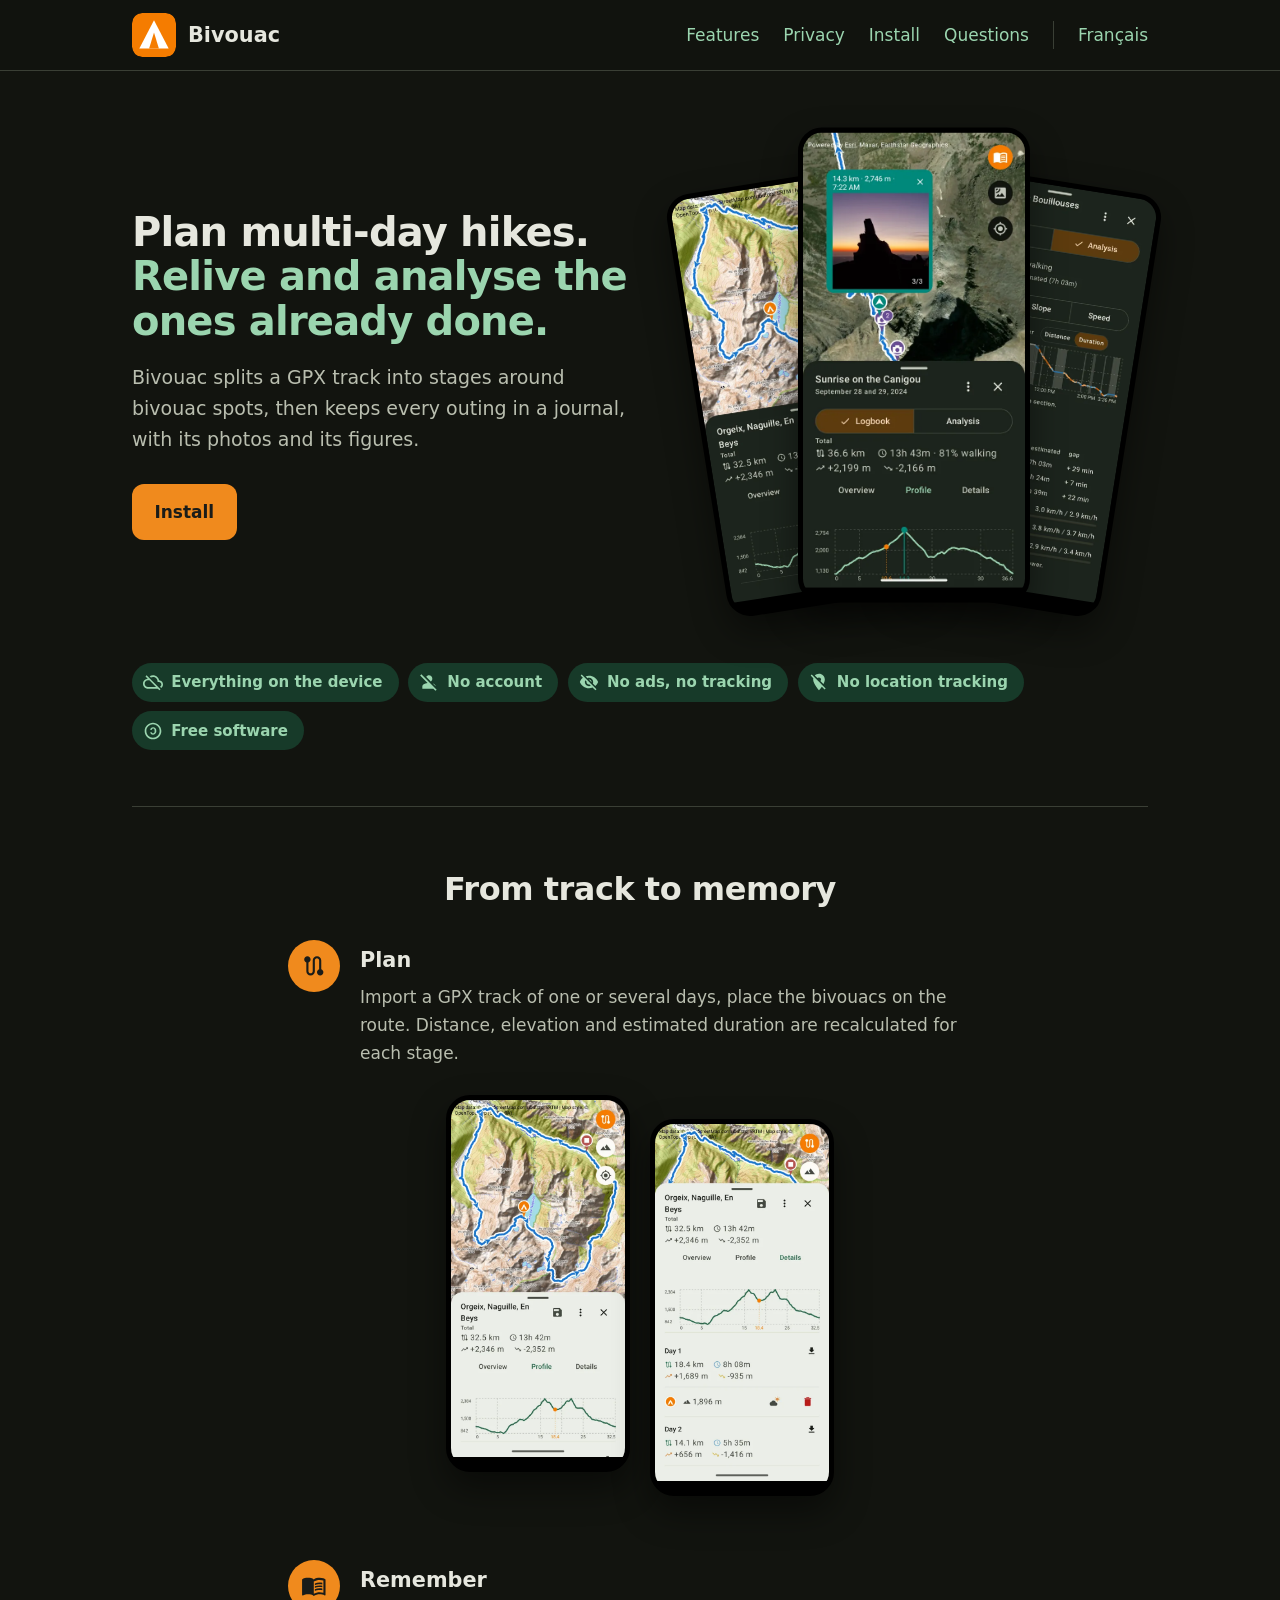
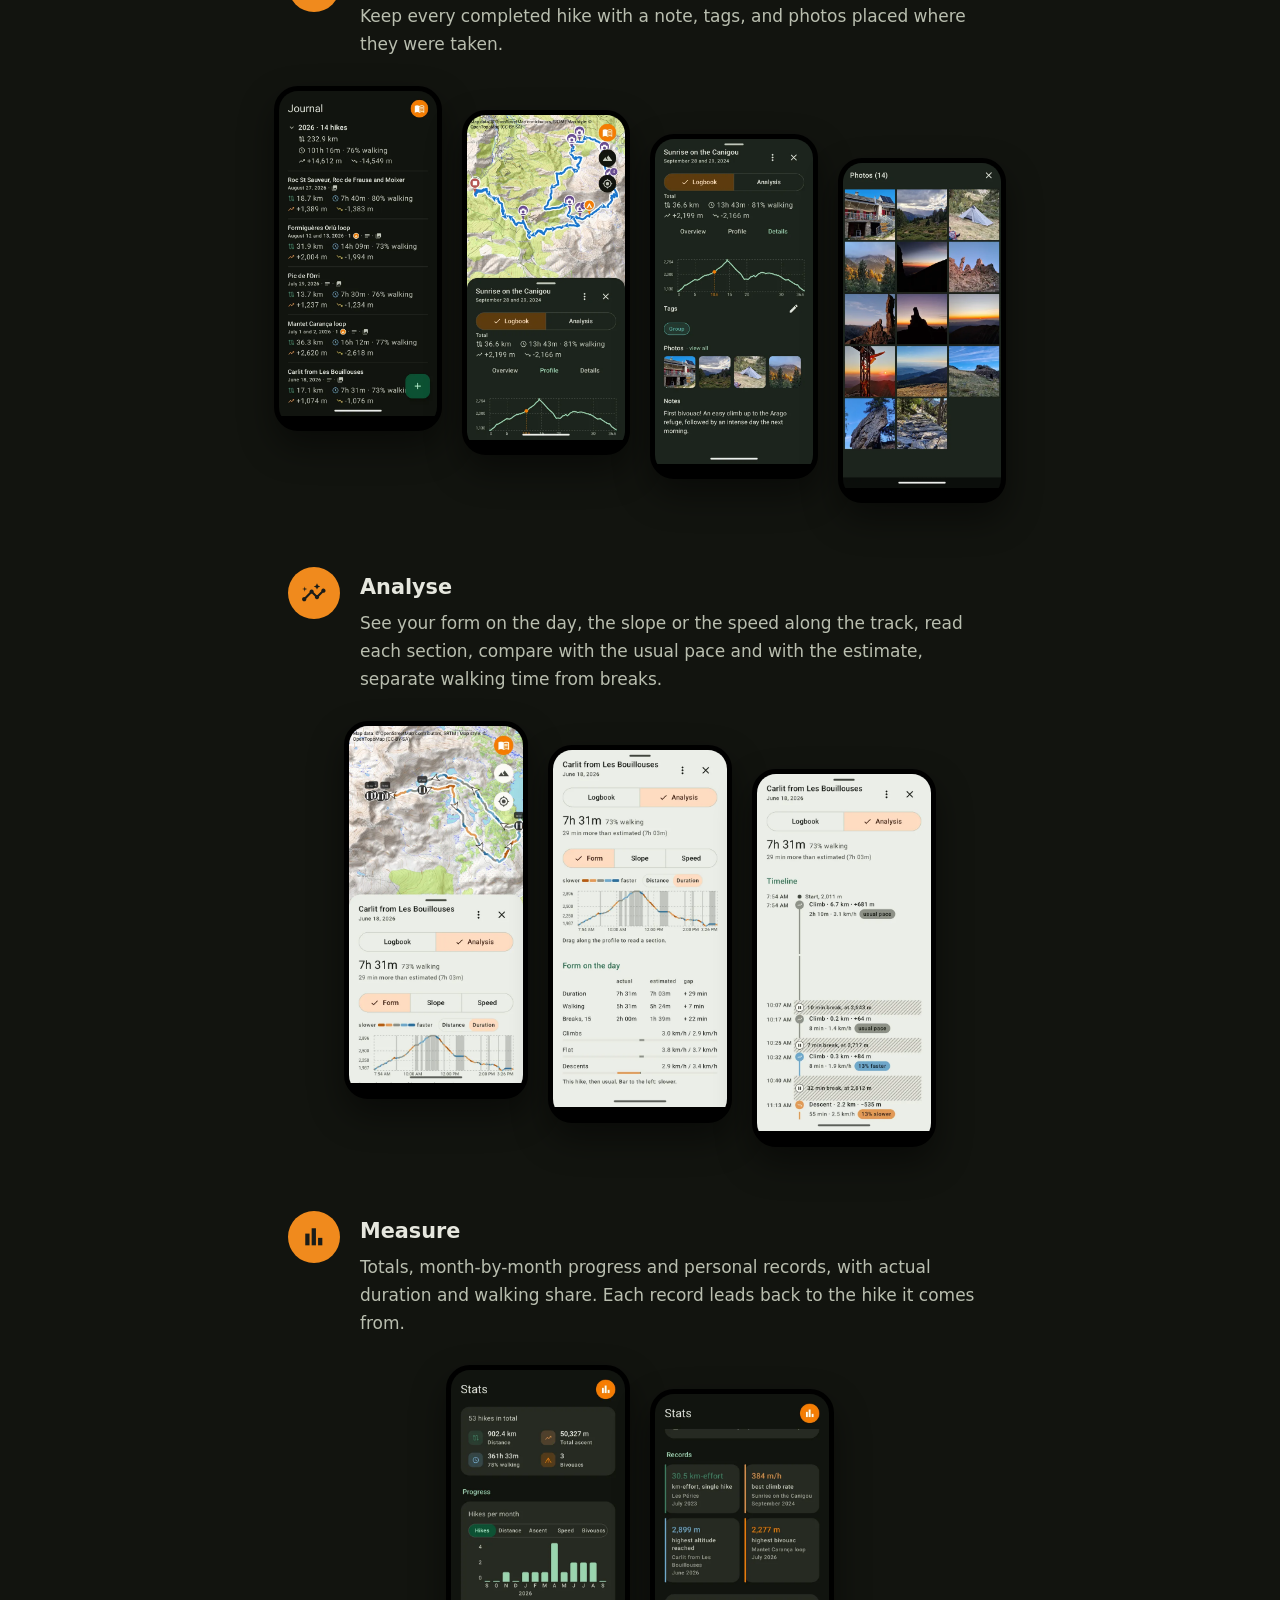
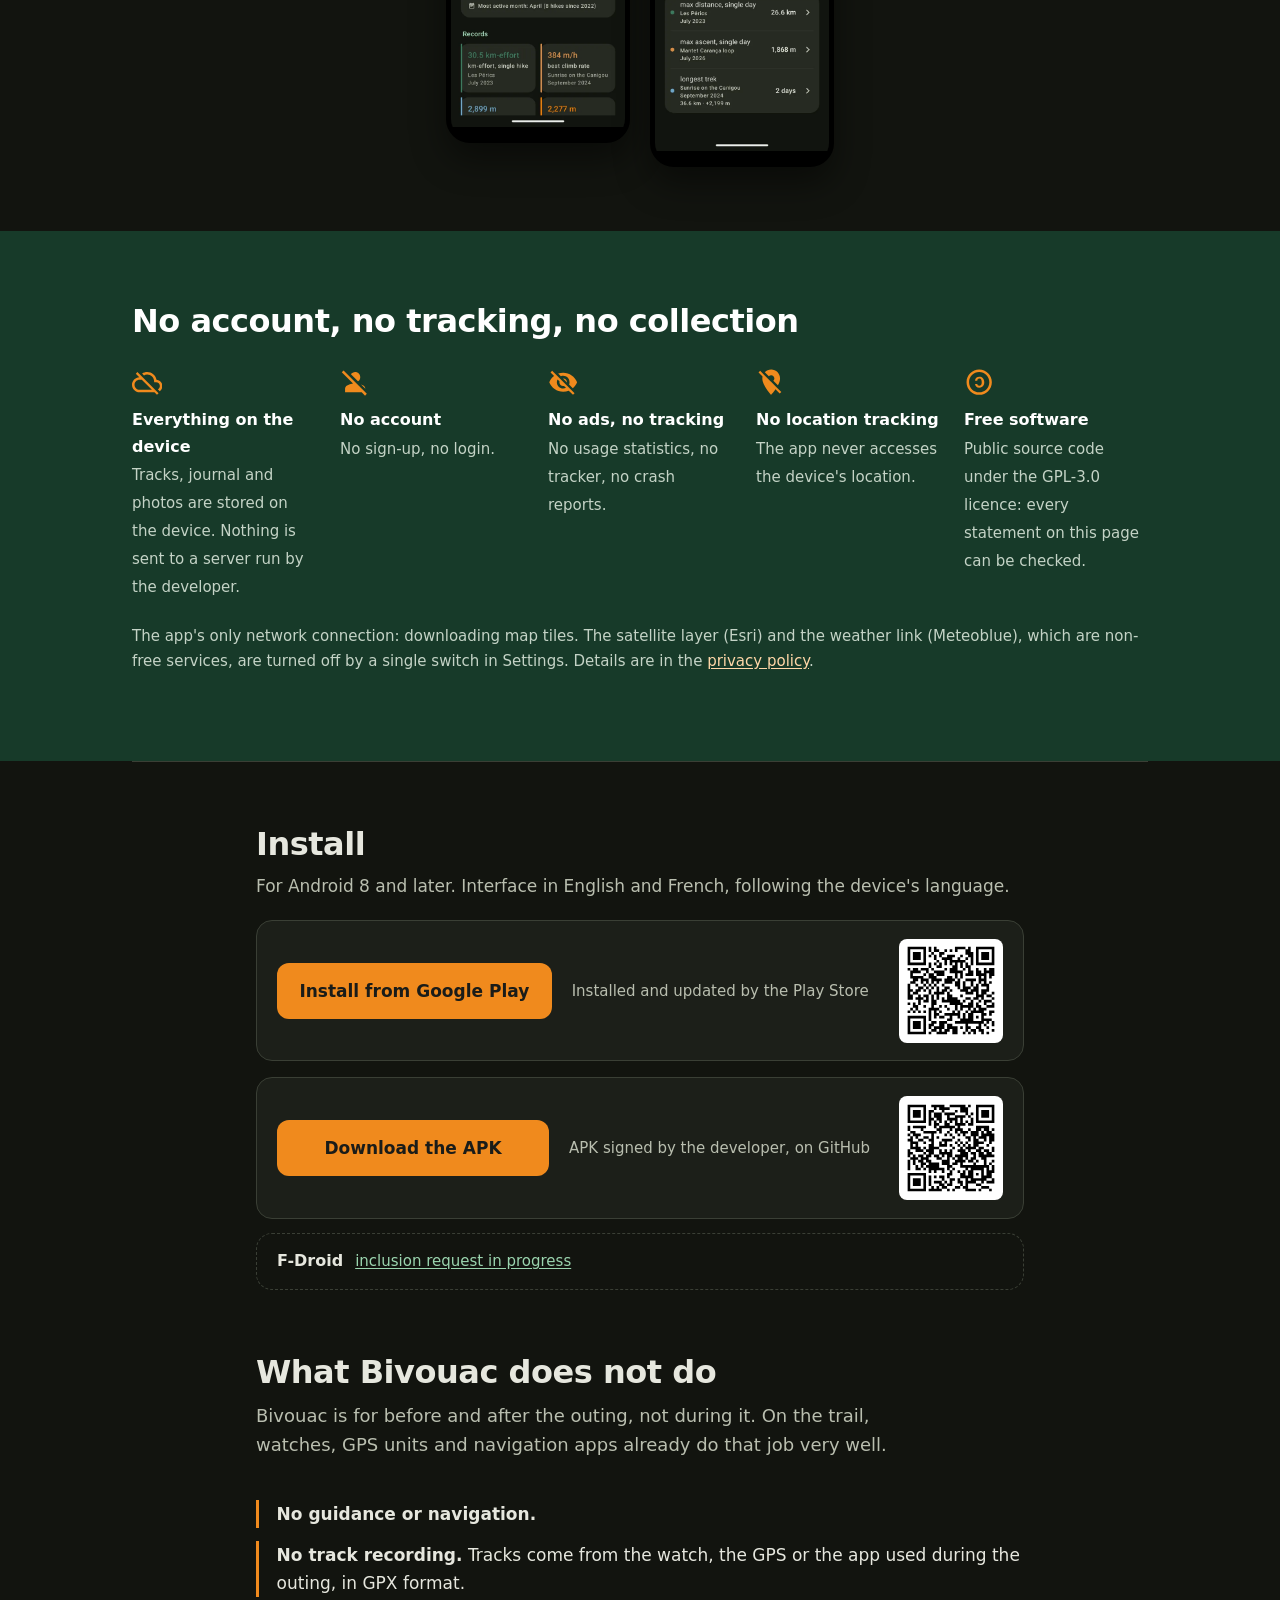
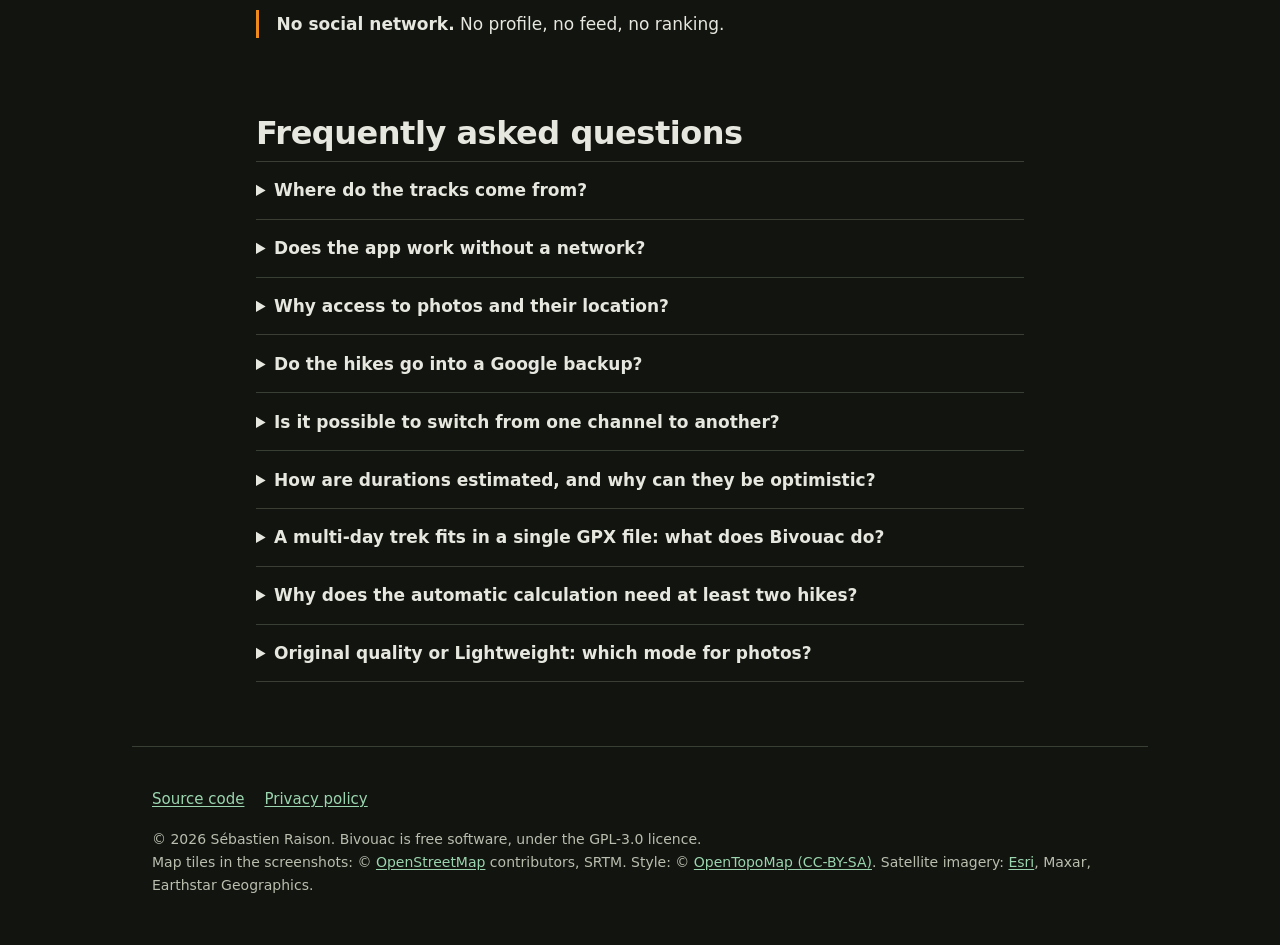
<file: index.html>
<!doctype html>
<html lang="en">
<head>
<meta charset="utf-8">
<meta name="viewport" content="width=device-width, initial-scale=1">
<title>Bivouac: plan multi-day hikes</title>
<meta name="description" content="Bivouac, a free Android app: plan multi-day hikes around bivouac spots, then relive and analyse the ones already done. No account, everything stays on the device.">
<link rel="canonical" href="https://bivouac.rseb.net/">
<link rel="alternate" hreflang="en" href="https://bivouac.rseb.net/">
<link rel="alternate" hreflang="fr" href="https://bivouac.rseb.net/fr/">
<link rel="alternate" hreflang="x-default" href="https://bivouac.rseb.net/">
<link rel="icon" href="img/logo.svg" type="image/svg+xml">
<link rel="stylesheet" href="style.css">
</head>
<body>
<header class="haut"><div class="col">
  <a class="marque" href="./"><img src="img/logo.svg" alt="" width="44" height="44">Bivouac</a>
  <a class="ancre" href="#fonctions">Features</a>
  <a class="ancre" href="#vie-privee">Privacy</a>
  <a class="ancre" href="#installer">Install</a>
  <a class="ancre" href="#ne-fait-pas">Questions</a>
  <a class="langue" href="fr/" lang="fr" hreflang="fr">Français</a>
</div></header>
<div class="col">
<div class="heros">
  <div>
    <h1>Plan multi-day hikes. <em>Relive and analyse the ones already done.</em></h1>
    <p class="sous">Bivouac splits a GPX track into stages around bivouac spots, then keeps every outing in a journal, with its photos and its figures.</p>
    <a class="bouton" href="#installer">Install</a>
  </div>
  <div class="eventail" aria-hidden="true"><span class="tel2 g"><img src="img/captures/en/540/F1s.webp" alt="Planning: a two-day track on the map, the bivouac and the profile" width="540" height="1108" loading="lazy"></span><span class="tel2 d"><img src="img/captures/en/540/B2.webp" alt="Analysis: the form on the day, actual against estimated, and the coloured profile" width="540" height="1108" loading="lazy"></span><span class="tel2 c"><img src="img/captures/en/540/K2.webp" alt="Journal: a sunrise photo opened at the summit, on satellite imagery, with the profile" width="540" height="1108" loading="lazy"></span></div>
</div>
<ul class="ruban"><li><svg class="ico" viewBox="0 0 24 24" fill="currentColor" aria-hidden="true"><path d="M19.35 10.04C18.67 6.59 15.64 4 12 4c-1.48 0-2.85.43-4.01 1.17l1.46 1.46C10.21 6.23 11.08 6 12 6c3.04 0 5.5 2.46 5.5 5.5v.5H19c1.66 0 3 1.34 3 3 0 1.13-.64 2.11-1.56 2.62l1.45 1.45C23.16 18.16 24 16.68 24 15c0-2.64-2.05-4.78-4.65-4.96zM3 5.27l2.75 2.74C2.56 8.15 0 10.77 0 14c0 3.31 2.69 6 6 6h11.73l2 2L21 20.73 4.27 4 3 5.27zM7.73 10l8 8H6c-2.21 0-4-1.79-4-4s1.79-4 4-4h1.73z"/></svg>Everything on the device</li><li><svg class="ico" viewBox="0 0 24 24" fill="currentColor" aria-hidden="true"><path d="M8.65,5.82C9.36,4.72,10.6,4,12,4c2.21,0,4,1.79,4,4c0,1.4-0.72,2.64-1.82,3.35L8.65,5.82z M20,17.17 c-0.02-1.1-0.63-2.11-1.61-2.62c-0.54-0.28-1.13-0.54-1.77-0.76L20,17.17z M21.19,21.19L2.81,2.81L1.39,4.22l8.89,8.89 c-1.81,0.23-3.39,0.79-4.67,1.45C4.61,15.07,4,16.1,4,17.22V20h13.17l2.61,2.61L21.19,21.19z"/></svg>No account</li><li><svg class="ico" viewBox="0 0 24 24" fill="currentColor" aria-hidden="true"><path d="M12 7c2.76 0 5 2.24 5 5 0 .65-.13 1.26-.36 1.83l2.92 2.92c1.51-1.26 2.7-2.89 3.43-4.75-1.73-4.39-6-7.5-11-7.5-1.4 0-2.74.25-3.98.7l2.16 2.16C10.74 7.13 11.35 7 12 7zM2 4.27l2.28 2.28.46.46C3.08 8.3 1.78 10.02 1 12c1.73 4.39 6 7.5 11 7.5 1.55 0 3.03-.3 4.38-.84l.42.42L19.73 22 21 20.73 3.27 3 2 4.27zM7.53 9.8l1.55 1.55c-.05.21-.08.43-.08.65 0 1.66 1.34 3 3 3 .22 0 .44-.03.65-.08l1.55 1.55c-.67.33-1.41.53-2.2.53-2.76 0-5-2.24-5-5 0-.79.2-1.53.53-2.2zm4.31-.78l3.15 3.15.02-.16c0-1.66-1.34-3-3-3l-.17.01z"/></svg>No ads, no tracking</li><li><svg class="ico" viewBox="0 0 24 24" fill="currentColor" aria-hidden="true"><path d="M12 6.5c1.38 0 2.5 1.12 2.5 2.5 0 .74-.33 1.39-.83 1.85l3.63 3.63c.98-1.86 1.7-3.8 1.7-5.48 0-3.87-3.13-7-7-7-1.98 0-3.76.83-5.04 2.15l3.19 3.19c.46-.52 1.11-.84 1.85-.84zm4.37 9.6l-4.63-4.63-.11-.11L3.27 3 2 4.27l3.18 3.18C5.07 7.95 5 8.47 5 9c0 5.25 7 13 7 13s1.67-1.85 3.38-4.35L18.73 21 20 19.73l-3.63-3.63z"/></svg>No location tracking</li><li><svg class="ico" viewBox="0 0 24 24" fill="currentColor" aria-hidden="true"><g transform="matrix(-1 0 0 1 24 0)"><path d="M11.88,9.14c1.28,0.06,1.61,1.15,1.63,1.66h1.79c-0.08-1.98-1.49-3.19-3.45-3.19C9.64,7.61,8,9,8,12.14 c0,1.94,0.93,4.24,3.84,4.24c2.22,0,3.41-1.65,3.44-2.95h-1.79c-0.03,0.59-0.45,1.38-1.63,1.44C10.55,14.83,10,13.81,10,12.14 C10,9.25,11.28,9.16,11.88,9.14z M12,2C6.48,2,2,6.48,2,12s4.48,10,10,10s10-4.48,10-10S17.52,2,12,2z M12,20c-4.41,0-8-3.59-8-8 s3.59-8,8-8s8,3.59,8,8S16.41,20,12,20z"/></g></svg>Free software</li></ul>
<section id="fonctions">
  <h2 class="centre" style="text-align:center">From track to memory</h2>
  <ol class="fonctions2"><li><div class="texte"><span class="pastille"><svg class="ico" viewBox="0 0 24 24" fill="currentColor" aria-hidden="true"><path d="M19,15.18V7c0-2.21-1.79-4-4-4s-4,1.79-4,4v10c0,1.1-0.9,2-2,2s-2-0.9-2-2V8.82C8.16,8.4,9,7.3,9,6c0-1.66-1.34-3-3-3 S3,4.34,3,6c0,1.3,0.84,2.4,2,2.82V17c0,2.21,1.79,4,4,4s4-1.79,4-4V7c0-1.1,0.9-2,2-2s2,0.9,2,2v8.18c-1.16,0.41-2,1.51-2,2.82 c0,1.66,1.34,3,3,3s3-1.34,3-3C21,16.7,20.16,15.6,19,15.18z"/></svg></span><div><strong>Plan</strong><p>Import a GPX track of one or several days, place the bivouacs on the route. Distance, elevation and estimated duration are recalculated for each stage.</p></div></div><div class="escalier n2"><a class="agrandir" href="#z-F1" aria-label="Enlarge: Planning: a two-day track on the map, the bivouac and the profile"><span class="tel2 "><img src="img/captures/en/540/F1.webp" alt="Planning: a two-day track on the map, the bivouac and the profile" width="540" height="1108" loading="lazy"></span></a><a class="agrandir" href="#z-F2" aria-label="Enlarge: Planning: the stages day by day, the bivouac, the weather and GPX export"><span class="tel2 "><img src="img/captures/en/540/F2.webp" alt="Planning: the stages day by day, the bivouac, the weather and GPX export" width="540" height="1108" loading="lazy"></span></a></div></li><li><div class="texte"><span class="pastille"><svg class="ico" viewBox="0 0 24 24" fill="currentColor" aria-hidden="true"><path d="M21,5c-1.11-0.35-2.33-0.5-3.5-0.5c-1.95,0-4.05,0.4-5.5,1.5c-1.45-1.1-3.55-1.5-5.5-1.5S2.45,4.9,1,6v14.65 c0,0.25,0.25,0.5,0.5,0.5c0.1,0,0.15-0.05,0.25-0.05C3.1,20.45,5.05,20,6.5,20c1.95,0,4.05,0.4,5.5,1.5c1.35-0.85,3.8-1.5,5.5-1.5 c1.65,0,3.35,0.3,4.75,1.05c0.1,0.05,0.15,0.05,0.25,0.05c0.25,0,0.5-0.25,0.5-0.5V6C22.4,5.55,21.75,5.25,21,5z M21,18.5 c-1.1-0.35-2.3-0.5-3.5-0.5c-1.7,0-4.15,0.65-5.5,1.5V8c1.35-0.85,3.8-1.5,5.5-1.5c1.2,0,2.4,0.15,3.5,0.5V18.5z"/><path d="M17.5,10.5c0.88,0,1.73,0.09,2.5,0.26V9.24C19.21,9.09,18.36,9,17.5,9c-1.7,0-3.24,0.29-4.5,0.83v1.66 C14.13,10.85,15.7,10.5,17.5,10.5z"/><path d="M13,12.49v1.66c1.13-0.64,2.7-0.99,4.5-0.99c0.88,0,1.73,0.09,2.5,0.26V11.9c-0.79-0.15-1.64-0.24-2.5-0.24 C15.8,11.66,14.26,11.96,13,12.49z"/><path d="M17.5,14.33c-1.7,0-3.24,0.29-4.5,0.83v1.66c1.13-0.64,2.7-0.99,4.5-0.99c0.88,0,1.73,0.09,2.5,0.26v-1.52 C19.21,14.41,18.36,14.33,17.5,14.33z"/></svg></span><div><strong>Remember</strong><p>Keep every completed hike with a note, tags, and photos placed where they were taken.</p></div></div><div class="escalier n4"><a class="agrandir" href="#z-I3" aria-label="Enlarge: Journal: the list of hikes of 2026, with bivouacs, notes and photos flagged"><span class="tel2 "><img src="img/captures/en/540/I3.webp" alt="Journal: the list of hikes of 2026, with bivouacs, notes and photos flagged" width="540" height="1108" loading="lazy"></span></a><a class="agrandir" href="#z-E1" aria-label="Enlarge: Journal: a first bivouac on the map, with the photos placed on the track"><span class="tel2 "><img src="img/captures/en/540/E1.webp" alt="Journal: a first bivouac on the map, with the photos placed on the track" width="540" height="1108" loading="lazy"></span></a><a class="agrandir" href="#z-E3" aria-label="Enlarge: Journal: tags, photos and note of an outing"><span class="tel2 "><img src="img/captures/en/540/E3.webp" alt="Journal: tags, photos and note of an outing" width="540" height="1108" loading="lazy"></span></a><a class="agrandir" href="#z-E4" aria-label="Enlarge: Journal: the gallery of the fourteen photos of an outing"><span class="tel2 "><img src="img/captures/en/540/E4.webp" alt="Journal: the gallery of the fourteen photos of an outing" width="540" height="1108" loading="lazy"></span></a></div></li><li><div class="texte"><span class="pastille"><svg class="ico" viewBox="0 0 24 24" fill="currentColor" aria-hidden="true"><path d="M21,8c-1.45,0-2.26,1.44-1.93,2.51l-3.55,3.56c-0.3-0.09-0.74-0.09-1.04,0l-2.55-2.55C12.27,10.45,11.46,9,10,9 c-1.45,0-2.27,1.44-1.93,2.52l-4.56,4.55C2.44,15.74,1,16.55,1,18c0,1.1,0.9,2,2,2c1.45,0,2.26-1.44,1.93-2.51l4.55-4.56 c0.3,0.09,0.74,0.09,1.04,0l2.55,2.55C12.73,16.55,13.54,18,15,18c1.45,0,2.27-1.44,1.93-2.52l3.56-3.55 C21.56,12.26,23,11.45,23,10C23,8.9,22.1,8,21,8z"/><polygon points="15,9 15.94,6.93 18,6 15.94,5.07 15,3 14.08,5.07 12,6 14.08,6.93"/><polygon points="3.5,11 4,9 6,8.5 4,8 3.5,6 3,8 1,8.5 3,9"/></svg></span><div><strong>Analyse</strong><p>See your form on the day, the slope or the speed along the track, read each section, compare with the usual pace and with the estimate, separate walking time from breaks.</p></div></div><div class="escalier n3"><a class="agrandir" href="#z-B0c" aria-label="Enlarge: Analysis: the track coloured by form, with the breaks on the map"><span class="tel2 "><img src="img/captures/en/540/B0c.webp" alt="Analysis: the track coloured by form, with the breaks on the map" width="540" height="1108" loading="lazy"></span></a><a class="agrandir" href="#z-B2c" aria-label="Enlarge: Analysis: the form on the day, actual against estimated, and the coloured profile"><span class="tel2 "><img src="img/captures/en/540/B2c.webp" alt="Analysis: the form on the day, actual against estimated, and the coloured profile" width="540" height="1108" loading="lazy"></span></a><a class="agrandir" href="#z-B3c" aria-label="Enlarge: Analysis: the timeline of the day, climbs, breaks and descents"><span class="tel2 "><img src="img/captures/en/540/B3c.webp" alt="Analysis: the timeline of the day, climbs, breaks and descents" width="540" height="1108" loading="lazy"></span></a></div></li><li><div class="texte"><span class="pastille"><svg class="ico" viewBox="0 0 24 24" fill="currentColor" aria-hidden="true"><rect height="11" width="4" x="4" y="9"/><rect height="7" width="4" x="16" y="13"/><rect height="16" width="4" x="10" y="4"/></svg></span><div><strong>Measure</strong><p>Totals, month-by-month progress and personal records, with actual duration and walking share. Each record leads back to the hike it comes from.</p></div></div><div class="escalier n2"><a class="agrandir" href="#z-G2" aria-label="Enlarge: Stats: totals and number of hikes per month"><span class="tel2 "><img src="img/captures/en/540/G2.webp" alt="Stats: totals and number of hikes per month" width="540" height="1108" loading="lazy"></span></a><a class="agrandir" href="#z-G4" aria-label="Enlarge: Stats: personal records and best days"><span class="tel2 "><img src="img/captures/en/540/G4.webp" alt="Stats: personal records and best days" width="540" height="1108" loading="lazy"></span></a></div></li></ol>
</section>
<section id="vie-privee" class="teinte pleine">
  <h2>No account, no tracking, no collection</h2>
  <ul class="prives2"><li><span class="pico"><svg class="ico" viewBox="0 0 24 24" fill="currentColor" aria-hidden="true"><path d="M19.35 10.04C18.67 6.59 15.64 4 12 4c-1.48 0-2.85.43-4.01 1.17l1.46 1.46C10.21 6.23 11.08 6 12 6c3.04 0 5.5 2.46 5.5 5.5v.5H19c1.66 0 3 1.34 3 3 0 1.13-.64 2.11-1.56 2.62l1.45 1.45C23.16 18.16 24 16.68 24 15c0-2.64-2.05-4.78-4.65-4.96zM3 5.27l2.75 2.74C2.56 8.15 0 10.77 0 14c0 3.31 2.69 6 6 6h11.73l2 2L21 20.73 4.27 4 3 5.27zM7.73 10l8 8H6c-2.21 0-4-1.79-4-4s1.79-4 4-4h1.73z"/></svg></span><div><strong>Everything on the device</strong><span>Tracks, journal and photos are stored on the device. Nothing is sent to a server run by the developer.</span></div></li><li><span class="pico"><svg class="ico" viewBox="0 0 24 24" fill="currentColor" aria-hidden="true"><path d="M8.65,5.82C9.36,4.72,10.6,4,12,4c2.21,0,4,1.79,4,4c0,1.4-0.72,2.64-1.82,3.35L8.65,5.82z M20,17.17 c-0.02-1.1-0.63-2.11-1.61-2.62c-0.54-0.28-1.13-0.54-1.77-0.76L20,17.17z M21.19,21.19L2.81,2.81L1.39,4.22l8.89,8.89 c-1.81,0.23-3.39,0.79-4.67,1.45C4.61,15.07,4,16.1,4,17.22V20h13.17l2.61,2.61L21.19,21.19z"/></svg></span><div><strong>No account</strong><span>No sign-up, no login.</span></div></li><li><span class="pico"><svg class="ico" viewBox="0 0 24 24" fill="currentColor" aria-hidden="true"><path d="M12 7c2.76 0 5 2.24 5 5 0 .65-.13 1.26-.36 1.83l2.92 2.92c1.51-1.26 2.7-2.89 3.43-4.75-1.73-4.39-6-7.5-11-7.5-1.4 0-2.74.25-3.98.7l2.16 2.16C10.74 7.13 11.35 7 12 7zM2 4.27l2.28 2.28.46.46C3.08 8.3 1.78 10.02 1 12c1.73 4.39 6 7.5 11 7.5 1.55 0 3.03-.3 4.38-.84l.42.42L19.73 22 21 20.73 3.27 3 2 4.27zM7.53 9.8l1.55 1.55c-.05.21-.08.43-.08.65 0 1.66 1.34 3 3 3 .22 0 .44-.03.65-.08l1.55 1.55c-.67.33-1.41.53-2.2.53-2.76 0-5-2.24-5-5 0-.79.2-1.53.53-2.2zm4.31-.78l3.15 3.15.02-.16c0-1.66-1.34-3-3-3l-.17.01z"/></svg></span><div><strong>No ads, no tracking</strong><span>No usage statistics, no tracker, no crash reports.</span></div></li><li><span class="pico"><svg class="ico" viewBox="0 0 24 24" fill="currentColor" aria-hidden="true"><path d="M12 6.5c1.38 0 2.5 1.12 2.5 2.5 0 .74-.33 1.39-.83 1.85l3.63 3.63c.98-1.86 1.7-3.8 1.7-5.48 0-3.87-3.13-7-7-7-1.98 0-3.76.83-5.04 2.15l3.19 3.19c.46-.52 1.11-.84 1.85-.84zm4.37 9.6l-4.63-4.63-.11-.11L3.27 3 2 4.27l3.18 3.18C5.07 7.95 5 8.47 5 9c0 5.25 7 13 7 13s1.67-1.85 3.38-4.35L18.73 21 20 19.73l-3.63-3.63z"/></svg></span><div><strong>No location tracking</strong><span>The app never accesses the device's location.</span></div></li><li><span class="pico"><svg class="ico" viewBox="0 0 24 24" fill="currentColor" aria-hidden="true"><g transform="matrix(-1 0 0 1 24 0)"><path d="M11.88,9.14c1.28,0.06,1.61,1.15,1.63,1.66h1.79c-0.08-1.98-1.49-3.19-3.45-3.19C9.64,7.61,8,9,8,12.14 c0,1.94,0.93,4.24,3.84,4.24c2.22,0,3.41-1.65,3.44-2.95h-1.79c-0.03,0.59-0.45,1.38-1.63,1.44C10.55,14.83,10,13.81,10,12.14 C10,9.25,11.28,9.16,11.88,9.14z M12,2C6.48,2,2,6.48,2,12s4.48,10,10,10s10-4.48,10-10S17.52,2,12,2z M12,20c-4.41,0-8-3.59-8-8 s3.59-8,8-8s8,3.59,8,8S16.41,20,12,20z"/></g></svg></span><div><strong>Free software</strong><span>Public source code under the GPL-3.0 licence: every statement on this page can be checked.</span></div></li></ul><p class="note">The app's only network connection: downloading map tiles. The satellite layer (Esri) and the weather link (Meteoblue), which are non-free services, are turned off by a single switch in Settings. Details are in the <a href="privacy#site">privacy policy</a>.</p>
</section>
<section id="installer"><div class="etroit">
  <h2>Install</h2>
  <p class="intro-installer">For Android 8 and later. Interface in English and French, following the device's language.</p><div class="installer"><div class="canal"><div class="action"><a class="bouton" href="https://play.google.com/store/apps/details?id=com.bivouac.app">Install from Google Play</a><span class="note">Installed and updated by the Play Store</span></div><div class="qr plein code"><img src="img/qr-play.svg" alt="QR code to the Google Play listing"></div></div><div class="canal"><div class="action"><a class="bouton" href="https://github.com/sebastienraison/Bivouac/releases/latest">Download the APK</a><span class="note">APK signed by the developer, on GitHub</span></div><div class="qr plein code"><img src="img/qr-github.svg" alt="QR code to the download page on GitHub"></div></div></div><ul class="bientot"><li><strong>F-Droid</strong><span><a href="https://gitlab.com/fdroid/fdroiddata/-/merge_requests/45462">inclusion request in progress</a></span></li></ul>
</div></section>
<section class="suite" id="ne-fait-pas"><div class="etroit">
  <h2>What Bivouac does not do</h2>
  <p class="chapeau">Bivouac is for before and after the outing, not during it. On the trail, watches, GPS units and navigation apps already do that job very well.</p>
  <ul class="nonliste"><li><strong>No guidance or navigation.</strong></li><li><strong>No track recording.</strong> Tracks come from the watch, the GPS or the app used during the outing, in GPX format.</li><li><strong>No social network.</strong> No profile, no feed, no ranking.</li></ul>
</div></section>
<section id="faq" class="suite"><div class="etroit">
  <h2>Frequently asked questions</h2>
  <details><summary>Where do the tracks come from?</summary><div class="rep"><div><p>Bivouac reads GPX files. To prepare an outing, the track comes from a route-planning website or app. For a completed outing, it comes from the watch, the GPS or the app used during the hike, which can all export to this format.</p><p>The file opens from the app's file picker, or is shared straight from another app to Bivouac. Several files imported together into the Journal are recognised as the days of a single outing.</p></div></div></details><details><summary>Does the app work without a network?</summary><div class="rep"><div><p>Yes. Tracks, journal, analysis and stats are stored on the device and remain available offline. Only the map tiles come from the Internet: an area already displayed stays cached on the device and shows again without a network; an area never displayed stays blank.</p></div></div></details><details><summary>Why access to photos and their location?</summary><div class="rep avec"><div class="illus"><a class="agrandir" href="#z-J1" aria-label="Enlarge: Adding photos: the picker offers those taken during the hike"><span class="tel2 "><img src="img/captures/en/540/J1.webp" alt="Adding photos: the picker offers those taken during the hike" width="540" height="1108" loading="lazy"></span></a></div><div><p>To place a photo on the track, Bivouac reads the GPS position recorded in the photo. Its picker offers straight away the photos taken during the hike, give or take two hours, with access to the whole gallery if needed.</p><p>This takes two permissions: reading images, and the “media location” permission, which gives access to the GPS position recorded in the photos. Both are requested only the first time photos are used. From Android 14, limited access to selected photos only is supported. The photo feature can be turned off entirely in Settings, and photos never leave the device.</p></div></div></details><details><summary>Do the hikes go into a Google backup?</summary><div class="rep"><div><p>Bivouac sends nothing on its own. If Android backup is enabled on the device, it may include Bivouac's data, <strong>photos excluded</strong>, in the Google account backup. On a device without a Google account, this mechanism does nothing.</p><p>For a complete copy, photos included, the backup in the “Settings” screen exports all the data to a file, wherever chosen. That is the way to go before changing phones or reinstalling.</p></div></div></details><details><summary>Is it possible to switch from one channel to another?</summary><div class="rep"><div><p>The GitHub and Google Play versions are signed with the same key, so Android accepts one as an update to the other, with no loss of data. An app installed from GitHub then receives updates from the Play Store as if it came from there. The same will apply to F-Droid as soon as the app is available there.</p><p>One limit: Android refuses to install a version older than the one already in place. If a channel does not have the latest version yet, wait until it publishes it before switching to it.</p></div></div></details><details><summary>How are durations estimated, and why can they be optimistic?</summary><div class="rep avec"><div class="illus"><a class="agrandir" href="#z-H1" aria-label="Enlarge: Settings: custom speed and break allowance"><span class="tel2 "><img src="img/captures/en/540/H1.webp" alt="Settings: custom speed and break allowance" width="540" height="1108" loading="lazy"></span></a></div><div><p>The estimated duration of a stage combines two figures: a walking speed on the flat, and a penalty for elevation gain. Both can be set by hand, or calculated from the hikes already in the Journal.</p><p>To calculate them, Bivouac splits each hike into short sections, which separates what comes from the pace on the flat from what comes from the climbing. Stops (break, photo, snack) are detected and set aside, so that a long break does not suggest slow walking. A stop means staying within 15 m for at least 2 minutes: the same definition is used by the Analysis view and for the actual durations in the Journal.</p><p>As a result, without a margin, the estimate counts walking time only and ignores the breaks to come. The “Breaks while walking” slider in Settings adds that margin, set by hand or measured on the hikes in the Journal.</p><p>The elevation penalty does not distinguish climbing from descending. On most hikes the two go together, and a separate factor would not add real precision.</p></div></div></details><details><summary>A multi-day trek fits in a single GPX file: what does Bivouac do?</summary><div class="rep"><div><p>In the Journal, a day usually matches one file. When a file holds several days, Bivouac looks for nights spent without recording: a stop of at least four hours that touches the night, between 7 pm and 5 am local time, is taken as a bivouac. A five-hour nap or a two-hour dinner is not.</p><p>For each stop found, the app asks whether to split the days with a bivouac, or whether it was just a break. Bivouac: the hike reads day by day, as if each day had been imported in its own file. Break: the hike stays a single day, and the stop counts as a break, in the actual duration but not in the walking time. The original file is never modified.</p><p>Existing hikes are reviewed on the first launch after the update, with the same question. To come back to it later, for instance after answering "break" too quickly, a hike's menu offers "Detect bivouacs". A split cannot be undone: delete the hike and import it again.</p></div></div></details><details><summary>Why does the automatic calculation need at least two hikes?</summary><div class="rep"><div><p>The calculation separates the pace on the flat from the elevation penalty, like an equation with two unknowns. A single hike cannot tell a long, flat route from a short, steep one. The “Auto” and “Selection” modes therefore stay unavailable as long as the Journal, or the selection, holds fewer than two hikes.</p></div></div></details><details><summary>Original quality or Lightweight: which mode for photos?</summary><div class="rep avec"><div class="illus"><a class="agrandir" href="#z-H2" aria-label="Enlarge: Settings: Journal photos and storage mode"><span class="tel2 "><img src="img/captures/en/540/H2.webp" alt="Settings: Journal photos and storage mode" width="540" height="1108" loading="lazy"></span></a></div><div><p>Bivouac keeps its own copy of every photo attached to a hike, so as not to depend on the gallery. In “Original quality”, the copy is identical to the photo. In “Lightweight”, it is reduced to 2048 pixels on its longest side, about ten times lighter, which is more than enough for a phone screen. In this mode, the full-screen viewer shows the original as long as it is still in the gallery.</p><p>New installations start in Lightweight. Photos already imported can be recompressed from Settings, where the “Storage usage” screen shows how much space tracks and photos take up.</p></div></div></details>
</div></section>
<footer class="bas"><div class="col">
  <nav><a href="https://github.com/sebastienraison/Bivouac">Source code</a><a href="privacy#site">Privacy policy</a></nav>
  © 2026 Sébastien Raison. Bivouac is free software, under the GPL-3.0 licence.<br>Map tiles in the screenshots: © <a href="https://www.openstreetmap.org/copyright">OpenStreetMap</a> contributors, SRTM. Style: © <a href="https://opentopomap.org/about">OpenTopoMap (CC-BY-SA)</a>. Satellite imagery: <a href="https://www.arcgis.com/home/item.html?id=10df2279f9684e4a9f6a7f08febac2a9">Esri</a>, Maxar, Earthstar Geographics.
</div></footer>
</div>
<div class="zoom" id="z-F1" role="dialog" aria-label="Planning: a two-day track on the map, the bivouac and the profile"><a class="fond" href="#ferme" aria-label="Close"></a><img src="img/captures/en/1080/F1.webp" alt="Planning: a two-day track on the map, the bivouac and the profile" loading="lazy"><a class="croix" href="#ferme" aria-label="Close">×</a></div><div class="zoom" id="z-F2" role="dialog" aria-label="Planning: the stages day by day, the bivouac, the weather and GPX export"><a class="fond" href="#ferme" aria-label="Close"></a><img src="img/captures/en/1080/F2.webp" alt="Planning: the stages day by day, the bivouac, the weather and GPX export" loading="lazy"><a class="croix" href="#ferme" aria-label="Close">×</a></div><div class="zoom" id="z-I3" role="dialog" aria-label="Journal: the list of hikes of 2026, with bivouacs, notes and photos flagged"><a class="fond" href="#ferme" aria-label="Close"></a><img src="img/captures/en/1080/I3.webp" alt="Journal: the list of hikes of 2026, with bivouacs, notes and photos flagged" loading="lazy"><a class="croix" href="#ferme" aria-label="Close">×</a></div><div class="zoom" id="z-E1" role="dialog" aria-label="Journal: a first bivouac on the map, with the photos placed on the track"><a class="fond" href="#ferme" aria-label="Close"></a><img src="img/captures/en/1080/E1.webp" alt="Journal: a first bivouac on the map, with the photos placed on the track" loading="lazy"><a class="croix" href="#ferme" aria-label="Close">×</a></div><div class="zoom" id="z-E3" role="dialog" aria-label="Journal: tags, photos and note of an outing"><a class="fond" href="#ferme" aria-label="Close"></a><img src="img/captures/en/1080/E3.webp" alt="Journal: tags, photos and note of an outing" loading="lazy"><a class="croix" href="#ferme" aria-label="Close">×</a></div><div class="zoom" id="z-E4" role="dialog" aria-label="Journal: the gallery of the fourteen photos of an outing"><a class="fond" href="#ferme" aria-label="Close"></a><img src="img/captures/en/1080/E4.webp" alt="Journal: the gallery of the fourteen photos of an outing" loading="lazy"><a class="croix" href="#ferme" aria-label="Close">×</a></div><div class="zoom" id="z-B0c" role="dialog" aria-label="Analysis: the track coloured by form, with the breaks on the map"><a class="fond" href="#ferme" aria-label="Close"></a><img src="img/captures/en/1080/B0c.webp" alt="Analysis: the track coloured by form, with the breaks on the map" loading="lazy"><a class="croix" href="#ferme" aria-label="Close">×</a></div><div class="zoom" id="z-B2c" role="dialog" aria-label="Analysis: the form on the day, actual against estimated, and the coloured profile"><a class="fond" href="#ferme" aria-label="Close"></a><img src="img/captures/en/1080/B2c.webp" alt="Analysis: the form on the day, actual against estimated, and the coloured profile" loading="lazy"><a class="croix" href="#ferme" aria-label="Close">×</a></div><div class="zoom" id="z-B3c" role="dialog" aria-label="Analysis: the timeline of the day, climbs, breaks and descents"><a class="fond" href="#ferme" aria-label="Close"></a><img src="img/captures/en/1080/B3c.webp" alt="Analysis: the timeline of the day, climbs, breaks and descents" loading="lazy"><a class="croix" href="#ferme" aria-label="Close">×</a></div><div class="zoom" id="z-G2" role="dialog" aria-label="Stats: totals and number of hikes per month"><a class="fond" href="#ferme" aria-label="Close"></a><img src="img/captures/en/1080/G2.webp" alt="Stats: totals and number of hikes per month" loading="lazy"><a class="croix" href="#ferme" aria-label="Close">×</a></div><div class="zoom" id="z-G4" role="dialog" aria-label="Stats: personal records and best days"><a class="fond" href="#ferme" aria-label="Close"></a><img src="img/captures/en/1080/G4.webp" alt="Stats: personal records and best days" loading="lazy"><a class="croix" href="#ferme" aria-label="Close">×</a></div><div class="zoom" id="z-J1" role="dialog" aria-label="Adding photos: the picker offers those taken during the hike"><a class="fond" href="#ferme" aria-label="Close"></a><img src="img/captures/en/1080/J1.webp" alt="Adding photos: the picker offers those taken during the hike" loading="lazy"><a class="croix" href="#ferme" aria-label="Close">×</a></div><div class="zoom" id="z-H1" role="dialog" aria-label="Settings: custom speed and break allowance"><a class="fond" href="#ferme" aria-label="Close"></a><img src="img/captures/en/1080/H1.webp" alt="Settings: custom speed and break allowance" loading="lazy"><a class="croix" href="#ferme" aria-label="Close">×</a></div><div class="zoom" id="z-H2" role="dialog" aria-label="Settings: Journal photos and storage mode"><a class="fond" href="#ferme" aria-label="Close"></a><img src="img/captures/en/1080/H2.webp" alt="Settings: Journal photos and storage mode" loading="lazy"><a class="croix" href="#ferme" aria-label="Close">×</a></div>
</body>
</html>
</file>
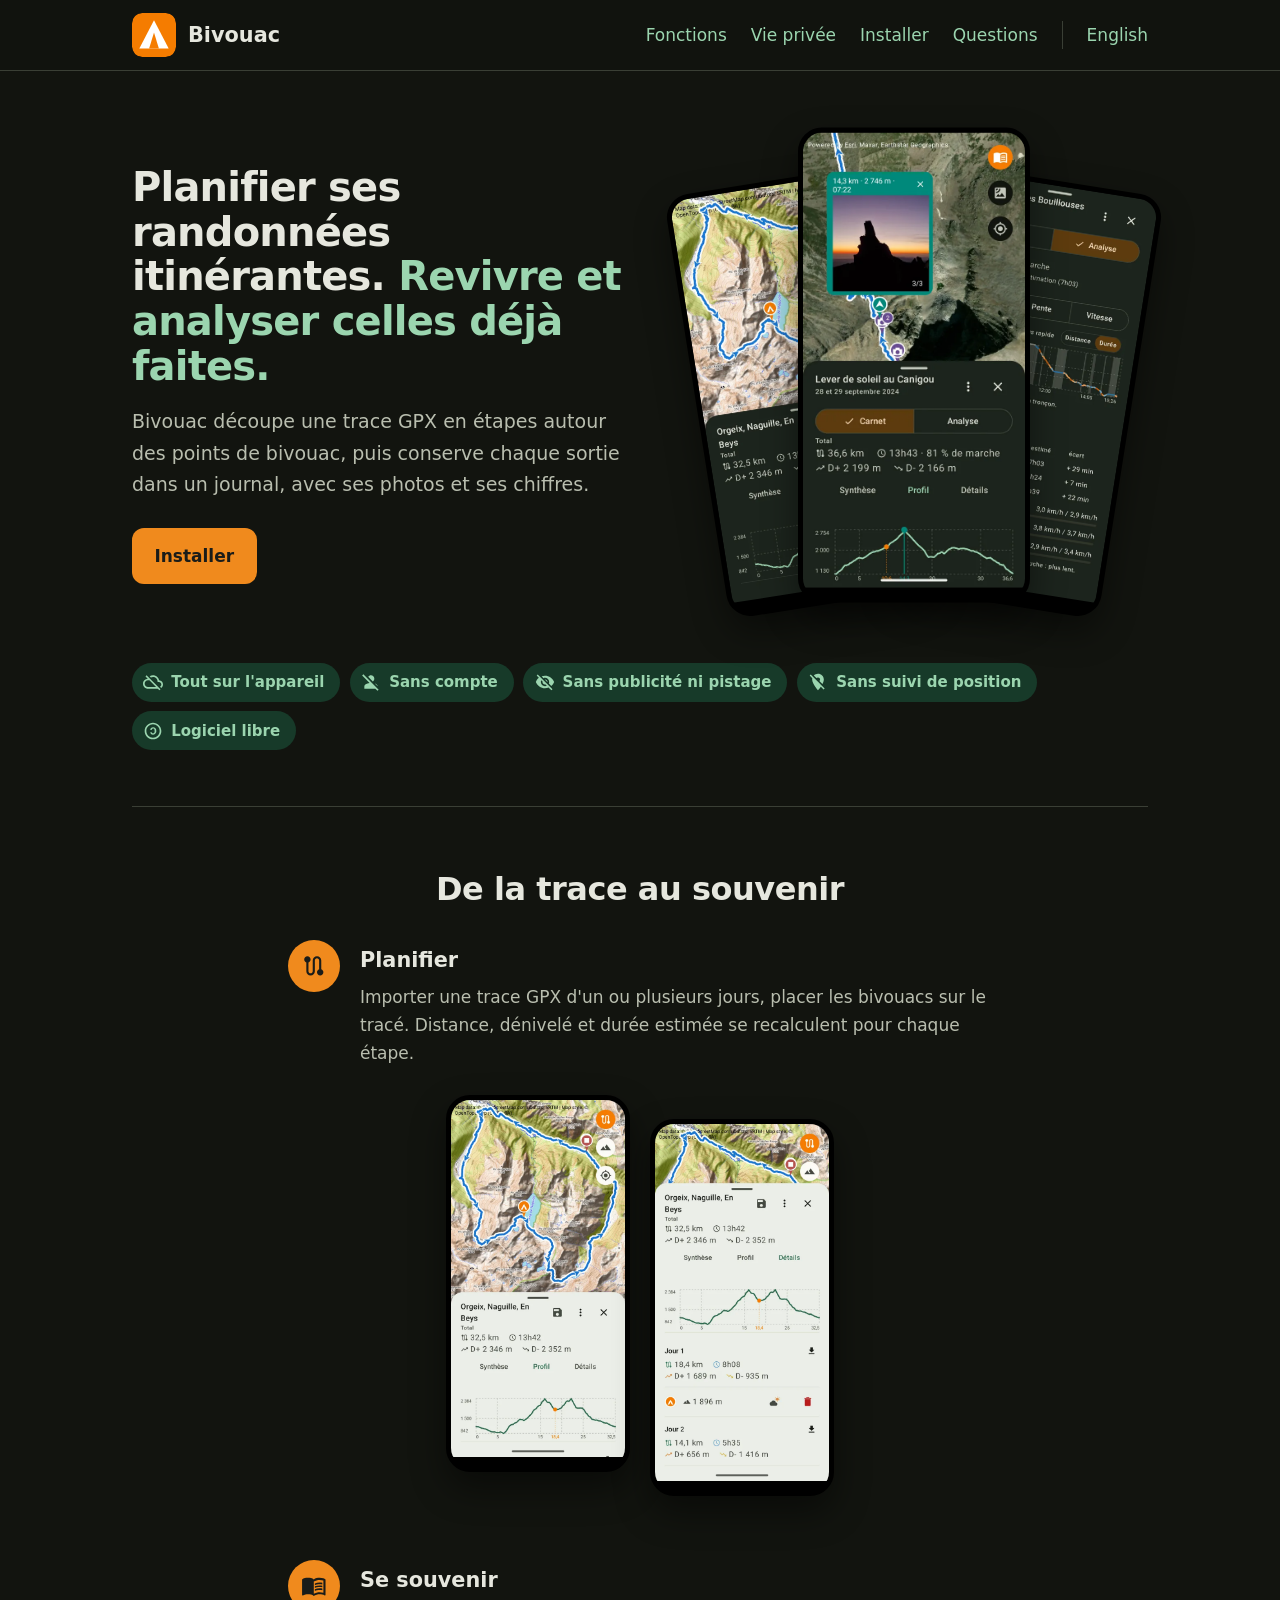
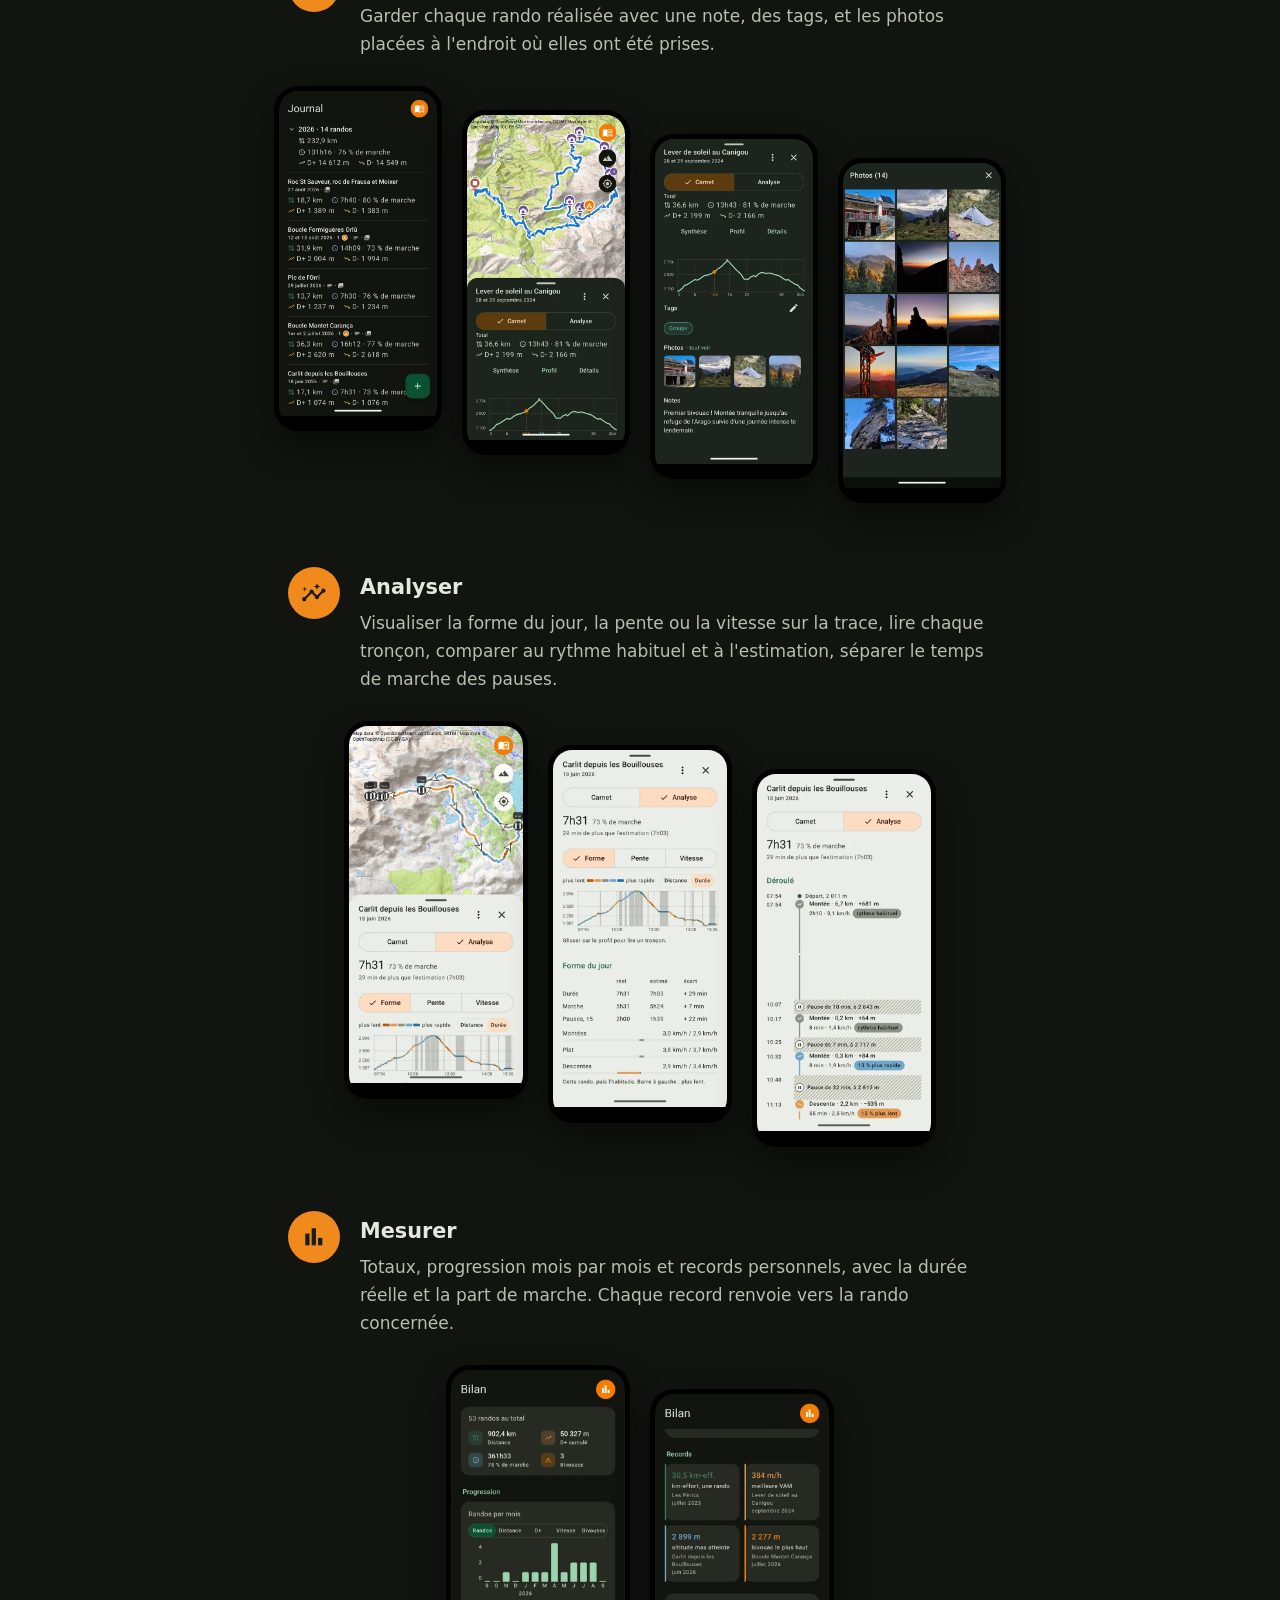
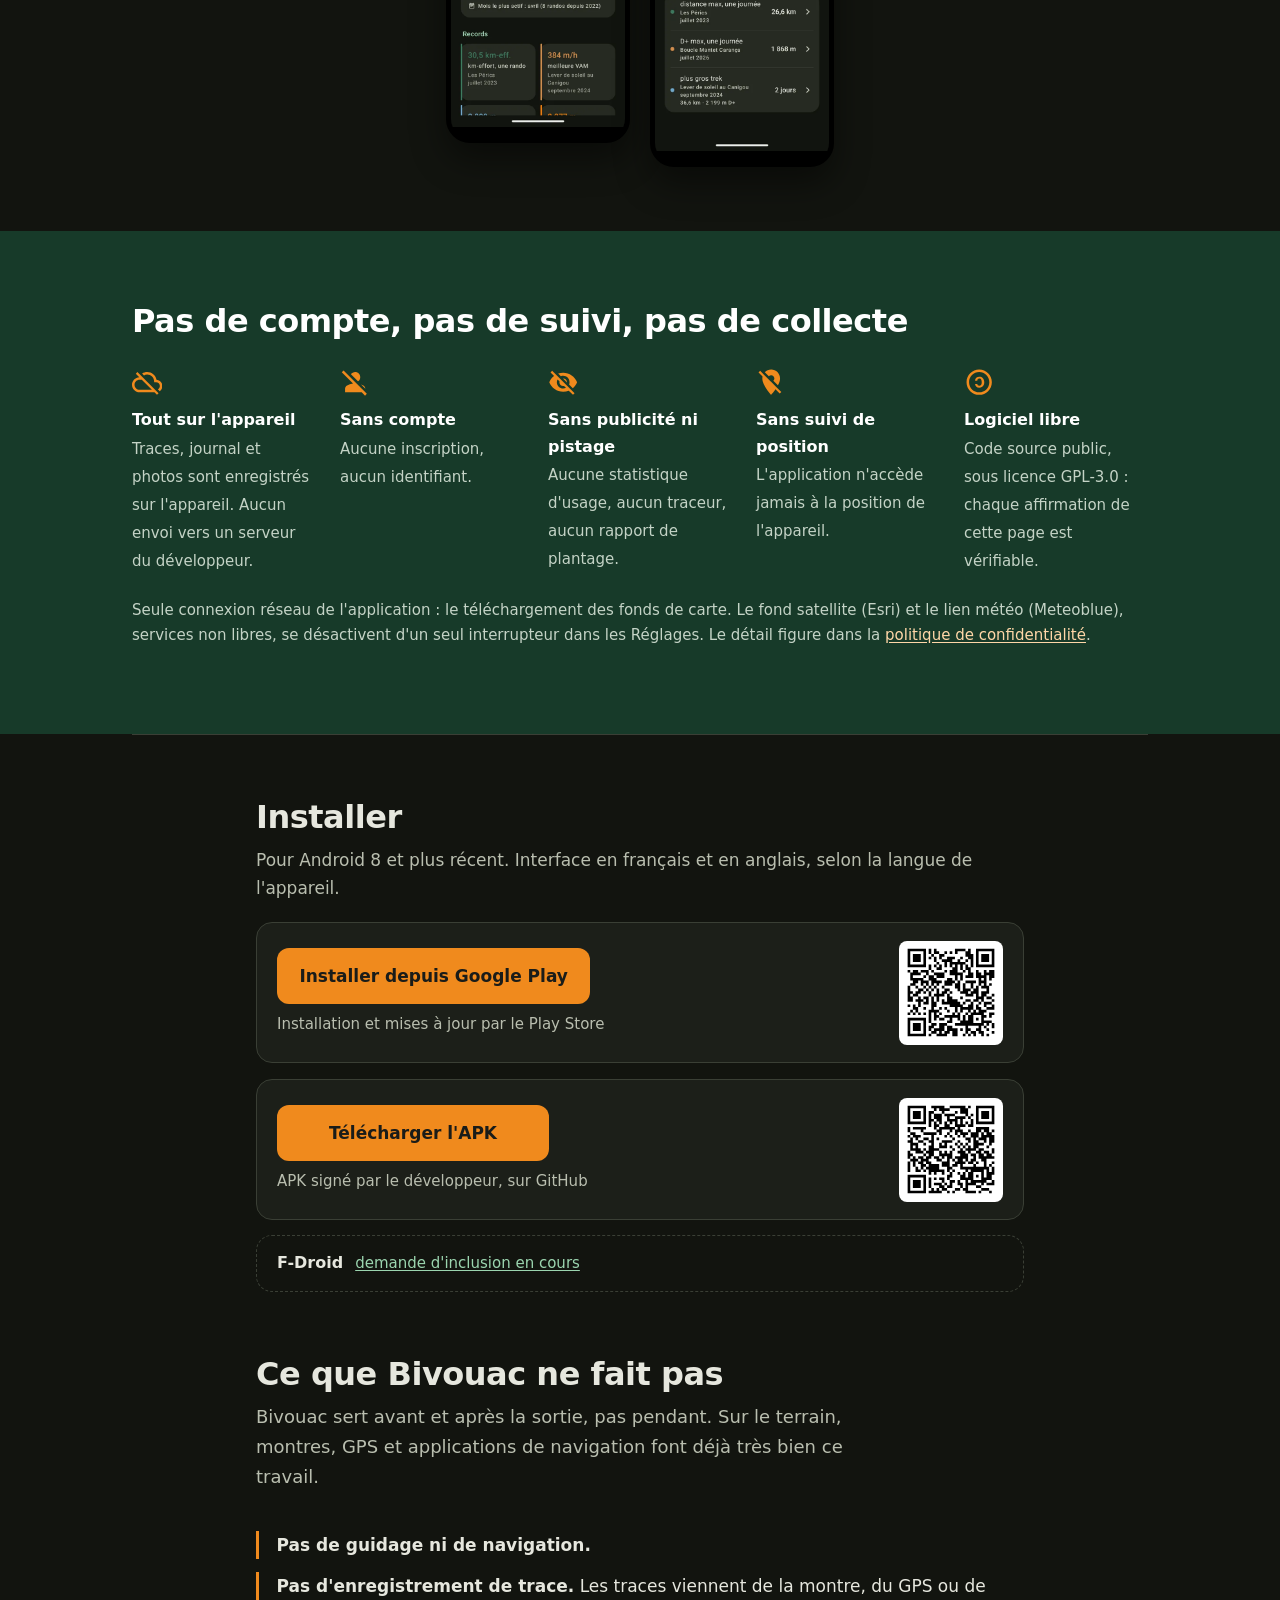
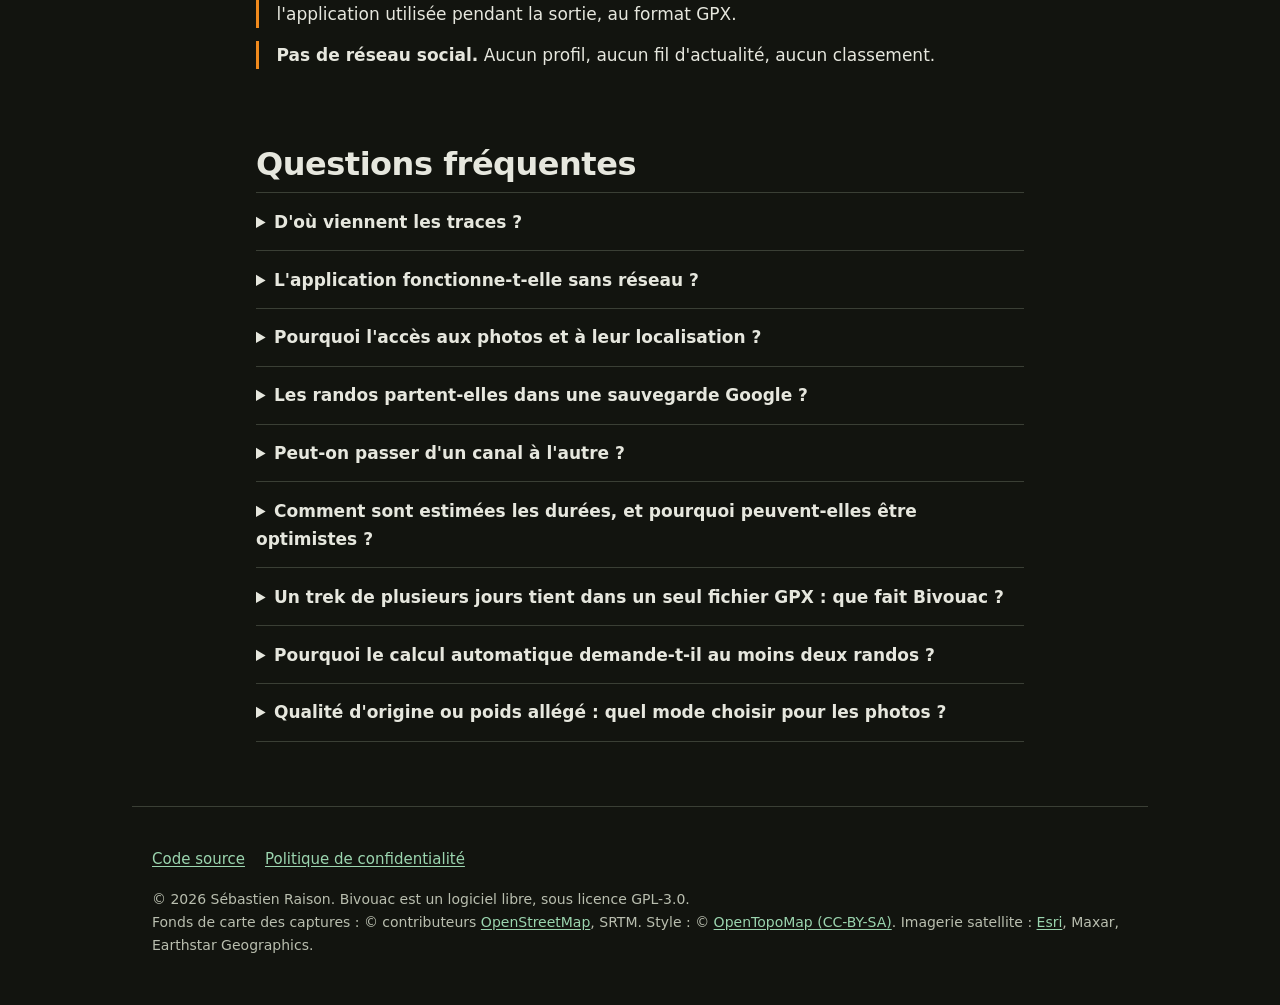
<file: fr/index.html>
<!doctype html>
<html lang="fr">
<head>
<meta charset="utf-8">
<meta name="viewport" content="width=device-width, initial-scale=1">
<title>Bivouac : planifier ses randonnées itinérantes</title>
<meta name="description" content="Bivouac, application Android libre : planifier ses randonnées itinérantes autour des bivouacs, puis revivre et analyser celles déjà faites. Sans compte, tout reste sur l&#x27;appareil.">
<link rel="canonical" href="https://bivouac.rseb.net/fr/">
<link rel="alternate" hreflang="en" href="https://bivouac.rseb.net/">
<link rel="alternate" hreflang="fr" href="https://bivouac.rseb.net/fr/">
<link rel="alternate" hreflang="x-default" href="https://bivouac.rseb.net/">
<link rel="icon" href="../img/logo.svg" type="image/svg+xml">
<link rel="stylesheet" href="../style.css">
</head>
<body>
<header class="haut"><div class="col">
  <a class="marque" href="./"><img src="../img/logo.svg" alt="" width="44" height="44">Bivouac</a>
  <a class="ancre" href="#fonctions">Fonctions</a>
  <a class="ancre" href="#vie-privee">Vie privée</a>
  <a class="ancre" href="#installer">Installer</a>
  <a class="ancre" href="#ne-fait-pas">Questions</a>
  <a class="langue" href="../" lang="en" hreflang="en">English</a>
</div></header>
<div class="col">
<div class="heros">
  <div>
    <h1>Planifier ses randonnées itinérantes. <em>Revivre et analyser celles déjà faites.</em></h1>
    <p class="sous">Bivouac découpe une trace GPX en étapes autour des points de bivouac, puis conserve chaque sortie dans un journal, avec ses photos et ses chiffres.</p>
    <a class="bouton" href="#installer">Installer</a>
  </div>
  <div class="eventail" aria-hidden="true"><span class="tel2 g"><img src="../img/captures/fr/540/F1s.webp" alt="Planification : la trace de deux jours sur la carte, le bivouac et le profil" width="540" height="1108" loading="lazy"></span><span class="tel2 d"><img src="../img/captures/fr/540/B2.webp" alt="Analyse : la forme du jour, réel contre estimé, et le profil coloré" width="540" height="1108" loading="lazy"></span><span class="tel2 c"><img src="../img/captures/fr/540/K2.webp" alt="Journal : une photo du lever de soleil ouverte au sommet, sur fond satellite, avec le profil" width="540" height="1108" loading="lazy"></span></div>
</div>
<ul class="ruban"><li><svg class="ico" viewBox="0 0 24 24" fill="currentColor" aria-hidden="true"><path d="M19.35 10.04C18.67 6.59 15.64 4 12 4c-1.48 0-2.85.43-4.01 1.17l1.46 1.46C10.21 6.23 11.08 6 12 6c3.04 0 5.5 2.46 5.5 5.5v.5H19c1.66 0 3 1.34 3 3 0 1.13-.64 2.11-1.56 2.62l1.45 1.45C23.16 18.16 24 16.68 24 15c0-2.64-2.05-4.78-4.65-4.96zM3 5.27l2.75 2.74C2.56 8.15 0 10.77 0 14c0 3.31 2.69 6 6 6h11.73l2 2L21 20.73 4.27 4 3 5.27zM7.73 10l8 8H6c-2.21 0-4-1.79-4-4s1.79-4 4-4h1.73z"/></svg>Tout sur l'appareil</li><li><svg class="ico" viewBox="0 0 24 24" fill="currentColor" aria-hidden="true"><path d="M8.65,5.82C9.36,4.72,10.6,4,12,4c2.21,0,4,1.79,4,4c0,1.4-0.72,2.64-1.82,3.35L8.65,5.82z M20,17.17 c-0.02-1.1-0.63-2.11-1.61-2.62c-0.54-0.28-1.13-0.54-1.77-0.76L20,17.17z M21.19,21.19L2.81,2.81L1.39,4.22l8.89,8.89 c-1.81,0.23-3.39,0.79-4.67,1.45C4.61,15.07,4,16.1,4,17.22V20h13.17l2.61,2.61L21.19,21.19z"/></svg>Sans compte</li><li><svg class="ico" viewBox="0 0 24 24" fill="currentColor" aria-hidden="true"><path d="M12 7c2.76 0 5 2.24 5 5 0 .65-.13 1.26-.36 1.83l2.92 2.92c1.51-1.26 2.7-2.89 3.43-4.75-1.73-4.39-6-7.5-11-7.5-1.4 0-2.74.25-3.98.7l2.16 2.16C10.74 7.13 11.35 7 12 7zM2 4.27l2.28 2.28.46.46C3.08 8.3 1.78 10.02 1 12c1.73 4.39 6 7.5 11 7.5 1.55 0 3.03-.3 4.38-.84l.42.42L19.73 22 21 20.73 3.27 3 2 4.27zM7.53 9.8l1.55 1.55c-.05.21-.08.43-.08.65 0 1.66 1.34 3 3 3 .22 0 .44-.03.65-.08l1.55 1.55c-.67.33-1.41.53-2.2.53-2.76 0-5-2.24-5-5 0-.79.2-1.53.53-2.2zm4.31-.78l3.15 3.15.02-.16c0-1.66-1.34-3-3-3l-.17.01z"/></svg>Sans publicité ni pistage</li><li><svg class="ico" viewBox="0 0 24 24" fill="currentColor" aria-hidden="true"><path d="M12 6.5c1.38 0 2.5 1.12 2.5 2.5 0 .74-.33 1.39-.83 1.85l3.63 3.63c.98-1.86 1.7-3.8 1.7-5.48 0-3.87-3.13-7-7-7-1.98 0-3.76.83-5.04 2.15l3.19 3.19c.46-.52 1.11-.84 1.85-.84zm4.37 9.6l-4.63-4.63-.11-.11L3.27 3 2 4.27l3.18 3.18C5.07 7.95 5 8.47 5 9c0 5.25 7 13 7 13s1.67-1.85 3.38-4.35L18.73 21 20 19.73l-3.63-3.63z"/></svg>Sans suivi de position</li><li><svg class="ico" viewBox="0 0 24 24" fill="currentColor" aria-hidden="true"><g transform="matrix(-1 0 0 1 24 0)"><path d="M11.88,9.14c1.28,0.06,1.61,1.15,1.63,1.66h1.79c-0.08-1.98-1.49-3.19-3.45-3.19C9.64,7.61,8,9,8,12.14 c0,1.94,0.93,4.24,3.84,4.24c2.22,0,3.41-1.65,3.44-2.95h-1.79c-0.03,0.59-0.45,1.38-1.63,1.44C10.55,14.83,10,13.81,10,12.14 C10,9.25,11.28,9.16,11.88,9.14z M12,2C6.48,2,2,6.48,2,12s4.48,10,10,10s10-4.48,10-10S17.52,2,12,2z M12,20c-4.41,0-8-3.59-8-8 s3.59-8,8-8s8,3.59,8,8S16.41,20,12,20z"/></g></svg>Logiciel libre</li></ul>
<section id="fonctions">
  <h2 class="centre" style="text-align:center">De la trace au souvenir</h2>
  <ol class="fonctions2"><li><div class="texte"><span class="pastille"><svg class="ico" viewBox="0 0 24 24" fill="currentColor" aria-hidden="true"><path d="M19,15.18V7c0-2.21-1.79-4-4-4s-4,1.79-4,4v10c0,1.1-0.9,2-2,2s-2-0.9-2-2V8.82C8.16,8.4,9,7.3,9,6c0-1.66-1.34-3-3-3 S3,4.34,3,6c0,1.3,0.84,2.4,2,2.82V17c0,2.21,1.79,4,4,4s4-1.79,4-4V7c0-1.1,0.9-2,2-2s2,0.9,2,2v8.18c-1.16,0.41-2,1.51-2,2.82 c0,1.66,1.34,3,3,3s3-1.34,3-3C21,16.7,20.16,15.6,19,15.18z"/></svg></span><div><strong>Planifier</strong><p>Importer une trace GPX d'un ou plusieurs jours, placer les bivouacs sur le tracé. Distance, dénivelé et durée estimée se recalculent pour chaque étape.</p></div></div><div class="escalier n2"><a class="agrandir" href="#z-F1" aria-label="Agrandir : Planification : la trace de deux jours sur la carte, le bivouac et le profil"><span class="tel2 "><img src="../img/captures/fr/540/F1.webp" alt="Planification : la trace de deux jours sur la carte, le bivouac et le profil" width="540" height="1108" loading="lazy"></span></a><a class="agrandir" href="#z-F2" aria-label="Agrandir : Planification : les étapes jour par jour, le bivouac, la météo et l&#x27;export GPX"><span class="tel2 "><img src="../img/captures/fr/540/F2.webp" alt="Planification : les étapes jour par jour, le bivouac, la météo et l&#x27;export GPX" width="540" height="1108" loading="lazy"></span></a></div></li><li><div class="texte"><span class="pastille"><svg class="ico" viewBox="0 0 24 24" fill="currentColor" aria-hidden="true"><path d="M21,5c-1.11-0.35-2.33-0.5-3.5-0.5c-1.95,0-4.05,0.4-5.5,1.5c-1.45-1.1-3.55-1.5-5.5-1.5S2.45,4.9,1,6v14.65 c0,0.25,0.25,0.5,0.5,0.5c0.1,0,0.15-0.05,0.25-0.05C3.1,20.45,5.05,20,6.5,20c1.95,0,4.05,0.4,5.5,1.5c1.35-0.85,3.8-1.5,5.5-1.5 c1.65,0,3.35,0.3,4.75,1.05c0.1,0.05,0.15,0.05,0.25,0.05c0.25,0,0.5-0.25,0.5-0.5V6C22.4,5.55,21.75,5.25,21,5z M21,18.5 c-1.1-0.35-2.3-0.5-3.5-0.5c-1.7,0-4.15,0.65-5.5,1.5V8c1.35-0.85,3.8-1.5,5.5-1.5c1.2,0,2.4,0.15,3.5,0.5V18.5z"/><path d="M17.5,10.5c0.88,0,1.73,0.09,2.5,0.26V9.24C19.21,9.09,18.36,9,17.5,9c-1.7,0-3.24,0.29-4.5,0.83v1.66 C14.13,10.85,15.7,10.5,17.5,10.5z"/><path d="M13,12.49v1.66c1.13-0.64,2.7-0.99,4.5-0.99c0.88,0,1.73,0.09,2.5,0.26V11.9c-0.79-0.15-1.64-0.24-2.5-0.24 C15.8,11.66,14.26,11.96,13,12.49z"/><path d="M17.5,14.33c-1.7,0-3.24,0.29-4.5,0.83v1.66c1.13-0.64,2.7-0.99,4.5-0.99c0.88,0,1.73,0.09,2.5,0.26v-1.52 C19.21,14.41,18.36,14.33,17.5,14.33z"/></svg></span><div><strong>Se souvenir</strong><p>Garder chaque rando réalisée avec une note, des tags, et les photos placées à l'endroit où elles ont été prises.</p></div></div><div class="escalier n4"><a class="agrandir" href="#z-I3" aria-label="Agrandir : Journal : la liste des randos de 2026, avec les bivouacs, les notes et les photos signalés"><span class="tel2 "><img src="../img/captures/fr/540/I3.webp" alt="Journal : la liste des randos de 2026, avec les bivouacs, les notes et les photos signalés" width="540" height="1108" loading="lazy"></span></a><a class="agrandir" href="#z-E1" aria-label="Agrandir : Journal : un premier bivouac sur la carte, avec les photos placées sur la trace"><span class="tel2 "><img src="../img/captures/fr/540/E1.webp" alt="Journal : un premier bivouac sur la carte, avec les photos placées sur la trace" width="540" height="1108" loading="lazy"></span></a><a class="agrandir" href="#z-E3" aria-label="Agrandir : Journal : tags, photos et note d&#x27;une sortie"><span class="tel2 "><img src="../img/captures/fr/540/E3.webp" alt="Journal : tags, photos et note d&#x27;une sortie" width="540" height="1108" loading="lazy"></span></a><a class="agrandir" href="#z-E4" aria-label="Agrandir : Journal : la galerie des quatorze photos d&#x27;une sortie"><span class="tel2 "><img src="../img/captures/fr/540/E4.webp" alt="Journal : la galerie des quatorze photos d&#x27;une sortie" width="540" height="1108" loading="lazy"></span></a></div></li><li><div class="texte"><span class="pastille"><svg class="ico" viewBox="0 0 24 24" fill="currentColor" aria-hidden="true"><path d="M21,8c-1.45,0-2.26,1.44-1.93,2.51l-3.55,3.56c-0.3-0.09-0.74-0.09-1.04,0l-2.55-2.55C12.27,10.45,11.46,9,10,9 c-1.45,0-2.27,1.44-1.93,2.52l-4.56,4.55C2.44,15.74,1,16.55,1,18c0,1.1,0.9,2,2,2c1.45,0,2.26-1.44,1.93-2.51l4.55-4.56 c0.3,0.09,0.74,0.09,1.04,0l2.55,2.55C12.73,16.55,13.54,18,15,18c1.45,0,2.27-1.44,1.93-2.52l3.56-3.55 C21.56,12.26,23,11.45,23,10C23,8.9,22.1,8,21,8z"/><polygon points="15,9 15.94,6.93 18,6 15.94,5.07 15,3 14.08,5.07 12,6 14.08,6.93"/><polygon points="3.5,11 4,9 6,8.5 4,8 3.5,6 3,8 1,8.5 3,9"/></svg></span><div><strong>Analyser</strong><p>Visualiser la forme du jour, la pente ou la vitesse sur la trace, lire chaque tronçon, comparer au rythme habituel et à l'estimation, séparer le temps de marche des pauses.</p></div></div><div class="escalier n3"><a class="agrandir" href="#z-B0c" aria-label="Agrandir : Analyse : la trace colorée par la forme, avec les pauses sur la carte"><span class="tel2 "><img src="../img/captures/fr/540/B0c.webp" alt="Analyse : la trace colorée par la forme, avec les pauses sur la carte" width="540" height="1108" loading="lazy"></span></a><a class="agrandir" href="#z-B2c" aria-label="Agrandir : Analyse : la forme du jour, réel contre estimé, et le profil coloré"><span class="tel2 "><img src="../img/captures/fr/540/B2c.webp" alt="Analyse : la forme du jour, réel contre estimé, et le profil coloré" width="540" height="1108" loading="lazy"></span></a><a class="agrandir" href="#z-B3c" aria-label="Agrandir : Analyse : le déroulé de la journée, montées, pauses et descentes"><span class="tel2 "><img src="../img/captures/fr/540/B3c.webp" alt="Analyse : le déroulé de la journée, montées, pauses et descentes" width="540" height="1108" loading="lazy"></span></a></div></li><li><div class="texte"><span class="pastille"><svg class="ico" viewBox="0 0 24 24" fill="currentColor" aria-hidden="true"><rect height="11" width="4" x="4" y="9"/><rect height="7" width="4" x="16" y="13"/><rect height="16" width="4" x="10" y="4"/></svg></span><div><strong>Mesurer</strong><p>Totaux, progression mois par mois et records personnels, avec la durée réelle et la part de marche. Chaque record renvoie vers la rando concernée.</p></div></div><div class="escalier n2"><a class="agrandir" href="#z-G2" aria-label="Agrandir : Bilan : totaux et nombre de randos par mois"><span class="tel2 "><img src="../img/captures/fr/540/G2.webp" alt="Bilan : totaux et nombre de randos par mois" width="540" height="1108" loading="lazy"></span></a><a class="agrandir" href="#z-G4" aria-label="Agrandir : Bilan : records personnels et meilleures journées"><span class="tel2 "><img src="../img/captures/fr/540/G4.webp" alt="Bilan : records personnels et meilleures journées" width="540" height="1108" loading="lazy"></span></a></div></li></ol>
</section>
<section id="vie-privee" class="teinte pleine">
  <h2>Pas de compte, pas de suivi, pas de collecte</h2>
  <ul class="prives2"><li><span class="pico"><svg class="ico" viewBox="0 0 24 24" fill="currentColor" aria-hidden="true"><path d="M19.35 10.04C18.67 6.59 15.64 4 12 4c-1.48 0-2.85.43-4.01 1.17l1.46 1.46C10.21 6.23 11.08 6 12 6c3.04 0 5.5 2.46 5.5 5.5v.5H19c1.66 0 3 1.34 3 3 0 1.13-.64 2.11-1.56 2.62l1.45 1.45C23.16 18.16 24 16.68 24 15c0-2.64-2.05-4.78-4.65-4.96zM3 5.27l2.75 2.74C2.56 8.15 0 10.77 0 14c0 3.31 2.69 6 6 6h11.73l2 2L21 20.73 4.27 4 3 5.27zM7.73 10l8 8H6c-2.21 0-4-1.79-4-4s1.79-4 4-4h1.73z"/></svg></span><div><strong>Tout sur l'appareil</strong><span>Traces, journal et photos sont enregistrés sur l'appareil. Aucun envoi vers un serveur du développeur.</span></div></li><li><span class="pico"><svg class="ico" viewBox="0 0 24 24" fill="currentColor" aria-hidden="true"><path d="M8.65,5.82C9.36,4.72,10.6,4,12,4c2.21,0,4,1.79,4,4c0,1.4-0.72,2.64-1.82,3.35L8.65,5.82z M20,17.17 c-0.02-1.1-0.63-2.11-1.61-2.62c-0.54-0.28-1.13-0.54-1.77-0.76L20,17.17z M21.19,21.19L2.81,2.81L1.39,4.22l8.89,8.89 c-1.81,0.23-3.39,0.79-4.67,1.45C4.61,15.07,4,16.1,4,17.22V20h13.17l2.61,2.61L21.19,21.19z"/></svg></span><div><strong>Sans compte</strong><span>Aucune inscription, aucun identifiant.</span></div></li><li><span class="pico"><svg class="ico" viewBox="0 0 24 24" fill="currentColor" aria-hidden="true"><path d="M12 7c2.76 0 5 2.24 5 5 0 .65-.13 1.26-.36 1.83l2.92 2.92c1.51-1.26 2.7-2.89 3.43-4.75-1.73-4.39-6-7.5-11-7.5-1.4 0-2.74.25-3.98.7l2.16 2.16C10.74 7.13 11.35 7 12 7zM2 4.27l2.28 2.28.46.46C3.08 8.3 1.78 10.02 1 12c1.73 4.39 6 7.5 11 7.5 1.55 0 3.03-.3 4.38-.84l.42.42L19.73 22 21 20.73 3.27 3 2 4.27zM7.53 9.8l1.55 1.55c-.05.21-.08.43-.08.65 0 1.66 1.34 3 3 3 .22 0 .44-.03.65-.08l1.55 1.55c-.67.33-1.41.53-2.2.53-2.76 0-5-2.24-5-5 0-.79.2-1.53.53-2.2zm4.31-.78l3.15 3.15.02-.16c0-1.66-1.34-3-3-3l-.17.01z"/></svg></span><div><strong>Sans publicité ni pistage</strong><span>Aucune statistique d'usage, aucun traceur, aucun rapport de plantage.</span></div></li><li><span class="pico"><svg class="ico" viewBox="0 0 24 24" fill="currentColor" aria-hidden="true"><path d="M12 6.5c1.38 0 2.5 1.12 2.5 2.5 0 .74-.33 1.39-.83 1.85l3.63 3.63c.98-1.86 1.7-3.8 1.7-5.48 0-3.87-3.13-7-7-7-1.98 0-3.76.83-5.04 2.15l3.19 3.19c.46-.52 1.11-.84 1.85-.84zm4.37 9.6l-4.63-4.63-.11-.11L3.27 3 2 4.27l3.18 3.18C5.07 7.95 5 8.47 5 9c0 5.25 7 13 7 13s1.67-1.85 3.38-4.35L18.73 21 20 19.73l-3.63-3.63z"/></svg></span><div><strong>Sans suivi de position</strong><span>L'application n'accède jamais à la position de l'appareil.</span></div></li><li><span class="pico"><svg class="ico" viewBox="0 0 24 24" fill="currentColor" aria-hidden="true"><g transform="matrix(-1 0 0 1 24 0)"><path d="M11.88,9.14c1.28,0.06,1.61,1.15,1.63,1.66h1.79c-0.08-1.98-1.49-3.19-3.45-3.19C9.64,7.61,8,9,8,12.14 c0,1.94,0.93,4.24,3.84,4.24c2.22,0,3.41-1.65,3.44-2.95h-1.79c-0.03,0.59-0.45,1.38-1.63,1.44C10.55,14.83,10,13.81,10,12.14 C10,9.25,11.28,9.16,11.88,9.14z M12,2C6.48,2,2,6.48,2,12s4.48,10,10,10s10-4.48,10-10S17.52,2,12,2z M12,20c-4.41,0-8-3.59-8-8 s3.59-8,8-8s8,3.59,8,8S16.41,20,12,20z"/></g></svg></span><div><strong>Logiciel libre</strong><span>Code source public, sous licence GPL-3.0 : chaque affirmation de cette page est vérifiable.</span></div></li></ul><p class="note">Seule connexion réseau de l'application : le téléchargement des fonds de carte. Le fond satellite (Esri) et le lien météo (Meteoblue), services non libres, se désactivent d'un seul interrupteur dans les Réglages. Le détail figure dans la <a href="privacy#site">politique de confidentialité</a>.</p>
</section>
<section id="installer"><div class="etroit">
  <h2>Installer</h2>
  <p class="intro-installer">Pour Android 8 et plus récent. Interface en français et en anglais, selon la langue de l'appareil.</p><div class="installer"><div class="canal"><div class="action"><a class="bouton" href="https://play.google.com/store/apps/details?id=com.bivouac.app">Installer depuis Google Play</a><span class="note">Installation et mises à jour par le Play Store</span></div><div class="qr plein code"><img src="../img/qr-play.svg" alt="QR code vers la fiche Google Play"></div></div><div class="canal"><div class="action"><a class="bouton" href="https://github.com/sebastienraison/Bivouac/releases/latest">Télécharger l&#x27;APK</a><span class="note">APK signé par le développeur, sur GitHub</span></div><div class="qr plein code"><img src="../img/qr-github.svg" alt="QR code vers la page de téléchargement sur GitHub"></div></div></div><ul class="bientot"><li><strong>F-Droid</strong><span><a href="https://gitlab.com/fdroid/fdroiddata/-/merge_requests/45462">demande d'inclusion en cours</a></span></li></ul>
</div></section>
<section class="suite" id="ne-fait-pas"><div class="etroit">
  <h2>Ce que Bivouac ne fait pas</h2>
  <p class="chapeau">Bivouac sert avant et après la sortie, pas pendant. Sur le terrain, montres, GPS et applications de navigation font déjà très bien ce travail.</p>
  <ul class="nonliste"><li><strong>Pas de guidage ni de navigation.</strong></li><li><strong>Pas d'enregistrement de trace.</strong> Les traces viennent de la montre, du GPS ou de l'application utilisée pendant la sortie, au format GPX.</li><li><strong>Pas de réseau social.</strong> Aucun profil, aucun fil d'actualité, aucun classement.</li></ul>
</div></section>
<section id="faq" class="suite"><div class="etroit">
  <h2>Questions fréquentes</h2>
  <details><summary>D'où viennent les traces ?</summary><div class="rep"><div><p>Bivouac lit les fichiers GPX. Pour préparer une sortie, la trace vient d'un site ou d'une application de préparation d'itinéraire. Pour une sortie réalisée, elle vient de la montre, du GPS ou de l'application utilisée pendant la marche, qui savent tous exporter à ce format.</p><p>Le fichier s'ouvre depuis le sélecteur de fichiers de l'application, ou se partage directement depuis une autre application vers Bivouac. Plusieurs fichiers importés ensemble dans le Journal sont reconnus comme les jours d'une même sortie.</p></div></div></details><details><summary>L'application fonctionne-t-elle sans réseau ?</summary><div class="rep"><div><p>Oui. Traces, journal, analyse et bilan sont enregistrés sur l'appareil et restent accessibles sans connexion. Seuls les fonds de carte viennent d'Internet : une zone déjà affichée reste en cache sur l'appareil et se réaffiche sans réseau, une zone jamais affichée reste vide.</p></div></div></details><details><summary>Pourquoi l'accès aux photos et à leur localisation ?</summary><div class="rep avec"><div class="illus"><a class="agrandir" href="#z-J1" aria-label="Agrandir : Ajout de photos : le sélecteur propose celles prises pendant la rando"><span class="tel2 "><img src="../img/captures/fr/540/J1.webp" alt="Ajout de photos : le sélecteur propose celles prises pendant la rando" width="540" height="1108" loading="lazy"></span></a></div><div><p>Pour placer une photo sur la trace, Bivouac lit la position GPS enregistrée dans la photo. Son écran de sélection propose d'emblée les photos prises pendant la rando, à deux heures près, avec un accès à toute la galerie si besoin.</p><p>Cela demande deux permissions : la lecture des images, et la permission « position des médias », qui donne accès à la position GPS enregistrée dans les photos. Les deux ne sont demandées qu'au premier usage des photos. À partir d'Android 14, l'accès limité aux seules photos choisies est pris en charge. La fonction photos se désactive entièrement dans les Réglages, et les photos ne quittent jamais l'appareil.</p></div></div></details><details><summary>Les randos partent-elles dans une sauvegarde Google ?</summary><div class="rep"><div><p>Bivouac n'envoie rien de lui-même. Si la sauvegarde Android est activée sur l'appareil, elle peut inclure les données de Bivouac, <strong>photos exclues</strong>, dans la sauvegarde du compte Google. Sur un appareil sans compte Google, ce mécanisme ne fait rien.</p><p>Pour une copie complète, photos comprises, la sauvegarde dans l'écran « Réglages » exporte toutes les données dans un fichier, à l'endroit choisi. C'est le moyen à utiliser avant un changement de téléphone ou une réinstallation.</p></div></div></details><details><summary>Peut-on passer d'un canal à l'autre ?</summary><div class="rep"><div><p>Les versions de GitHub et de Google Play sont signées avec la même clé : Android accepte donc l'une comme mise à jour de l'autre, sans perte de données. Une application installée depuis GitHub reçoit ensuite les mises à jour du Play Store comme si elle en venait. Il en ira de même pour F-Droid dès que l'application y sera disponible.</p><p>Seule limite : Android refuse d'installer une version plus ancienne que celle déjà en place. Si un canal n'a pas encore la dernière version, il faut attendre qu'il la publie avant de passer par lui.</p></div></div></details><details><summary>Comment sont estimées les durées, et pourquoi peuvent-elles être optimistes ?</summary><div class="rep avec"><div class="illus"><a class="agrandir" href="#z-H1" aria-label="Agrandir : Réglages : vitesse personnalisée et provision de pauses"><span class="tel2 "><img src="../img/captures/fr/540/H1.webp" alt="Réglages : vitesse personnalisée et provision de pauses" width="540" height="1108" loading="lazy"></span></a></div><div><p>La durée estimée d'une étape combine deux chiffres : une vitesse de marche à plat, et une pénalité pour le dénivelé positif. Ces deux chiffres se règlent à la main, ou se calculent sur les randos déjà enregistrées dans le Journal.</p><p>Pour les calculer, Bivouac découpe chaque rando en petits tronçons, ce qui sépare ce qui relève de l'allure à plat de ce qui relève du dénivelé. Les arrêts (pause, photo, casse-croûte) sont repérés et écartés, pour qu'une longue pause ne fasse pas croire à une marche lente. Un arrêt, c'est rester dans un rayon de 15 m pendant au moins 2 minutes : la même définition sert à la vue Analyse et au calcul des durées réelles du Journal.</p><p>Conséquence : sans marge, l'estimation ne compte que le temps de marche, et ignore les pauses à venir. Le curseur « Pauses pendant la marche » des Réglages ajoute cette marge, à la main ou mesurée sur les randos du Journal.</p><p>La pénalité de dénivelé ne distingue pas la montée de la descente. Sur la plupart des randos, les deux vont de pair, et un facteur séparé n'apporterait pas de précision réelle.</p></div></div></details><details><summary>Un trek de plusieurs jours tient dans un seul fichier GPX : que fait Bivouac ?</summary><div class="rep"><div><p>Au Journal, une journée correspond d'ordinaire à un fichier. Quand un fichier contient plusieurs jours, Bivouac cherche les nuits passées sans enregistrement : un arrêt d'au moins quatre heures qui touche la nuit, entre 19 h et 5 h à l'heure du lieu, est considéré comme un bivouac. Une sieste de cinq heures ou un dîner de deux heures n'en sont pas.</p><p>Pour chaque arrêt trouvé, l'application demande s'il faut séparer les journées par un bivouac, ou s'il s'agit d'une simple pause. Bivouac : la rando se lit jour par jour, comme si chaque journée avait été importée dans son propre fichier. Pause : la rando reste une seule journée, et l'arrêt compte comme une pause, dans la durée réelle mais pas dans le temps de marche. Le fichier d'origine n'est jamais modifié.</p><p>Les randos déjà présentes sont passées en revue au premier lancement qui suit la mise à jour, avec la même question. Pour y revenir plus tard, par exemple après avoir répondu « pause » trop vite, le menu d'une rando propose « Détecter les bivouacs ». Un découpage ne se défait pas : il faut supprimer la rando et la réimporter.</p></div></div></details><details><summary>Pourquoi le calcul automatique demande-t-il au moins deux randos ?</summary><div class="rep"><div><p>Le calcul sépare l'allure à plat de la pénalité de dénivelé, comme une équation à deux inconnues. Une seule rando ne permet pas de distinguer un parcours long et plat d'un parcours court et raide. Les modes « Auto » et « Sélection » restent donc indisponibles tant que le Journal, ou la sélection, contient moins de deux randos.</p></div></div></details><details><summary>Qualité d'origine ou poids allégé : quel mode choisir pour les photos ?</summary><div class="rep avec"><div class="illus"><a class="agrandir" href="#z-H2" aria-label="Agrandir : Réglages : photos du Journal et mode de stockage"><span class="tel2 "><img src="../img/captures/fr/540/H2.webp" alt="Réglages : photos du Journal et mode de stockage" width="540" height="1108" loading="lazy"></span></a></div><div><p>Bivouac garde sa propre copie de chaque photo attachée à une rando, pour ne pas dépendre de la galerie. En « Qualité d'origine », la copie est identique à la photo. En « Poids allégé », elle est réduite à 2048 pixels sur son grand côté, environ dix fois plus légère, ce qui suffit largement à l'écran d'un téléphone. Dans ce mode, la visionneuse plein écran affiche l'original tant qu'il est encore dans la galerie.</p><p>Les nouvelles installations démarrent en poids allégé. Les photos déjà importées peuvent être recompressées depuis les Réglages, où l'écran « Espace utilisé » montre ce que prennent les traces et les photos.</p></div></div></details>
</div></section>
<footer class="bas"><div class="col">
  <nav><a href="https://github.com/sebastienraison/Bivouac">Code source</a><a href="privacy#site">Politique de confidentialité</a></nav>
  © 2026 Sébastien Raison. Bivouac est un logiciel libre, sous licence GPL-3.0.<br>Fonds de carte des captures : © contributeurs <a href="https://www.openstreetmap.org/copyright">OpenStreetMap</a>, SRTM. Style : © <a href="https://opentopomap.org/about">OpenTopoMap (CC-BY-SA)</a>. Imagerie satellite : <a href="https://www.arcgis.com/home/item.html?id=10df2279f9684e4a9f6a7f08febac2a9">Esri</a>, Maxar, Earthstar Geographics.
</div></footer>
</div>
<div class="zoom" id="z-F1" role="dialog" aria-label="Planification : la trace de deux jours sur la carte, le bivouac et le profil"><a class="fond" href="#ferme" aria-label="Fermer"></a><img src="../img/captures/fr/1080/F1.webp" alt="Planification : la trace de deux jours sur la carte, le bivouac et le profil" loading="lazy"><a class="croix" href="#ferme" aria-label="Fermer">×</a></div><div class="zoom" id="z-F2" role="dialog" aria-label="Planification : les étapes jour par jour, le bivouac, la météo et l&#x27;export GPX"><a class="fond" href="#ferme" aria-label="Fermer"></a><img src="../img/captures/fr/1080/F2.webp" alt="Planification : les étapes jour par jour, le bivouac, la météo et l&#x27;export GPX" loading="lazy"><a class="croix" href="#ferme" aria-label="Fermer">×</a></div><div class="zoom" id="z-I3" role="dialog" aria-label="Journal : la liste des randos de 2026, avec les bivouacs, les notes et les photos signalés"><a class="fond" href="#ferme" aria-label="Fermer"></a><img src="../img/captures/fr/1080/I3.webp" alt="Journal : la liste des randos de 2026, avec les bivouacs, les notes et les photos signalés" loading="lazy"><a class="croix" href="#ferme" aria-label="Fermer">×</a></div><div class="zoom" id="z-E1" role="dialog" aria-label="Journal : un premier bivouac sur la carte, avec les photos placées sur la trace"><a class="fond" href="#ferme" aria-label="Fermer"></a><img src="../img/captures/fr/1080/E1.webp" alt="Journal : un premier bivouac sur la carte, avec les photos placées sur la trace" loading="lazy"><a class="croix" href="#ferme" aria-label="Fermer">×</a></div><div class="zoom" id="z-E3" role="dialog" aria-label="Journal : tags, photos et note d&#x27;une sortie"><a class="fond" href="#ferme" aria-label="Fermer"></a><img src="../img/captures/fr/1080/E3.webp" alt="Journal : tags, photos et note d&#x27;une sortie" loading="lazy"><a class="croix" href="#ferme" aria-label="Fermer">×</a></div><div class="zoom" id="z-E4" role="dialog" aria-label="Journal : la galerie des quatorze photos d&#x27;une sortie"><a class="fond" href="#ferme" aria-label="Fermer"></a><img src="../img/captures/fr/1080/E4.webp" alt="Journal : la galerie des quatorze photos d&#x27;une sortie" loading="lazy"><a class="croix" href="#ferme" aria-label="Fermer">×</a></div><div class="zoom" id="z-B0c" role="dialog" aria-label="Analyse : la trace colorée par la forme, avec les pauses sur la carte"><a class="fond" href="#ferme" aria-label="Fermer"></a><img src="../img/captures/fr/1080/B0c.webp" alt="Analyse : la trace colorée par la forme, avec les pauses sur la carte" loading="lazy"><a class="croix" href="#ferme" aria-label="Fermer">×</a></div><div class="zoom" id="z-B2c" role="dialog" aria-label="Analyse : la forme du jour, réel contre estimé, et le profil coloré"><a class="fond" href="#ferme" aria-label="Fermer"></a><img src="../img/captures/fr/1080/B2c.webp" alt="Analyse : la forme du jour, réel contre estimé, et le profil coloré" loading="lazy"><a class="croix" href="#ferme" aria-label="Fermer">×</a></div><div class="zoom" id="z-B3c" role="dialog" aria-label="Analyse : le déroulé de la journée, montées, pauses et descentes"><a class="fond" href="#ferme" aria-label="Fermer"></a><img src="../img/captures/fr/1080/B3c.webp" alt="Analyse : le déroulé de la journée, montées, pauses et descentes" loading="lazy"><a class="croix" href="#ferme" aria-label="Fermer">×</a></div><div class="zoom" id="z-G2" role="dialog" aria-label="Bilan : totaux et nombre de randos par mois"><a class="fond" href="#ferme" aria-label="Fermer"></a><img src="../img/captures/fr/1080/G2.webp" alt="Bilan : totaux et nombre de randos par mois" loading="lazy"><a class="croix" href="#ferme" aria-label="Fermer">×</a></div><div class="zoom" id="z-G4" role="dialog" aria-label="Bilan : records personnels et meilleures journées"><a class="fond" href="#ferme" aria-label="Fermer"></a><img src="../img/captures/fr/1080/G4.webp" alt="Bilan : records personnels et meilleures journées" loading="lazy"><a class="croix" href="#ferme" aria-label="Fermer">×</a></div><div class="zoom" id="z-J1" role="dialog" aria-label="Ajout de photos : le sélecteur propose celles prises pendant la rando"><a class="fond" href="#ferme" aria-label="Fermer"></a><img src="../img/captures/fr/1080/J1.webp" alt="Ajout de photos : le sélecteur propose celles prises pendant la rando" loading="lazy"><a class="croix" href="#ferme" aria-label="Fermer">×</a></div><div class="zoom" id="z-H1" role="dialog" aria-label="Réglages : vitesse personnalisée et provision de pauses"><a class="fond" href="#ferme" aria-label="Fermer"></a><img src="../img/captures/fr/1080/H1.webp" alt="Réglages : vitesse personnalisée et provision de pauses" loading="lazy"><a class="croix" href="#ferme" aria-label="Fermer">×</a></div><div class="zoom" id="z-H2" role="dialog" aria-label="Réglages : photos du Journal et mode de stockage"><a class="fond" href="#ferme" aria-label="Fermer"></a><img src="../img/captures/fr/1080/H2.webp" alt="Réglages : photos du Journal et mode de stockage" loading="lazy"><a class="croix" href="#ferme" aria-label="Fermer">×</a></div>
</body>
</html>
</file>
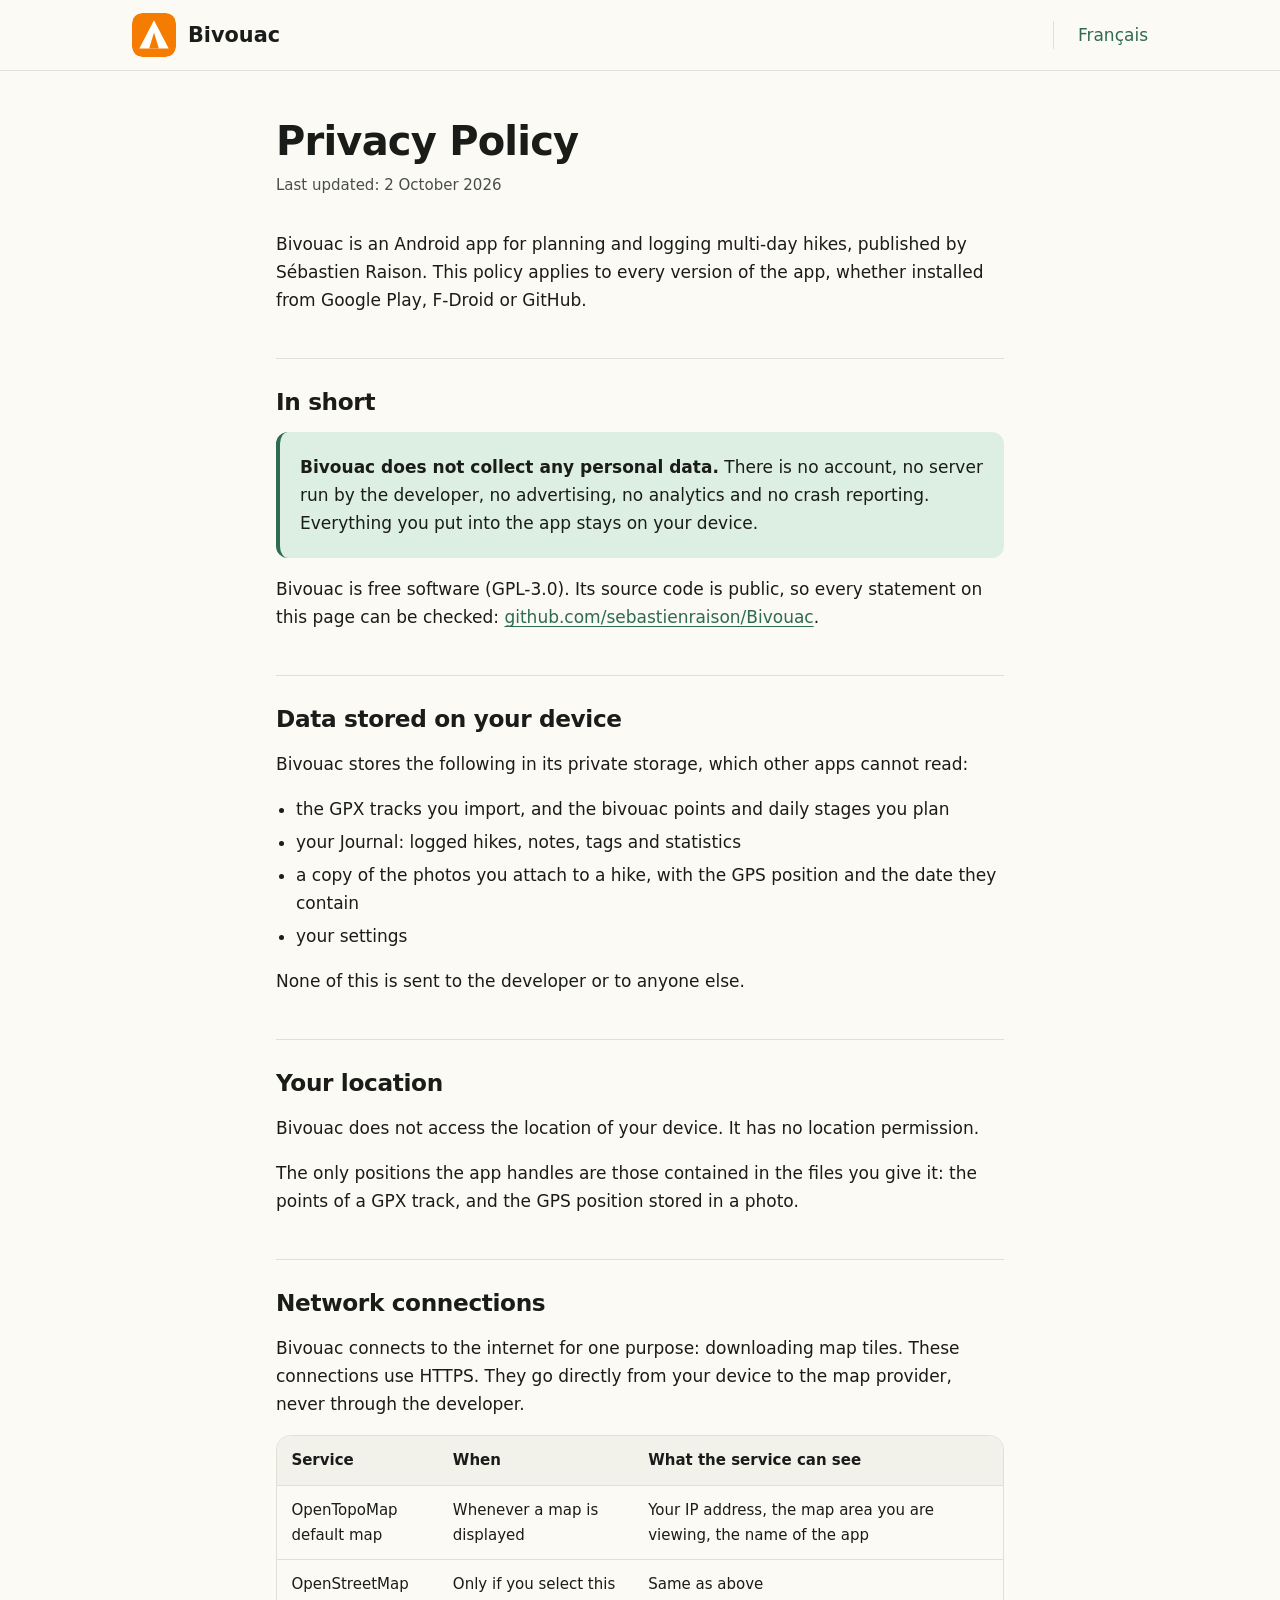
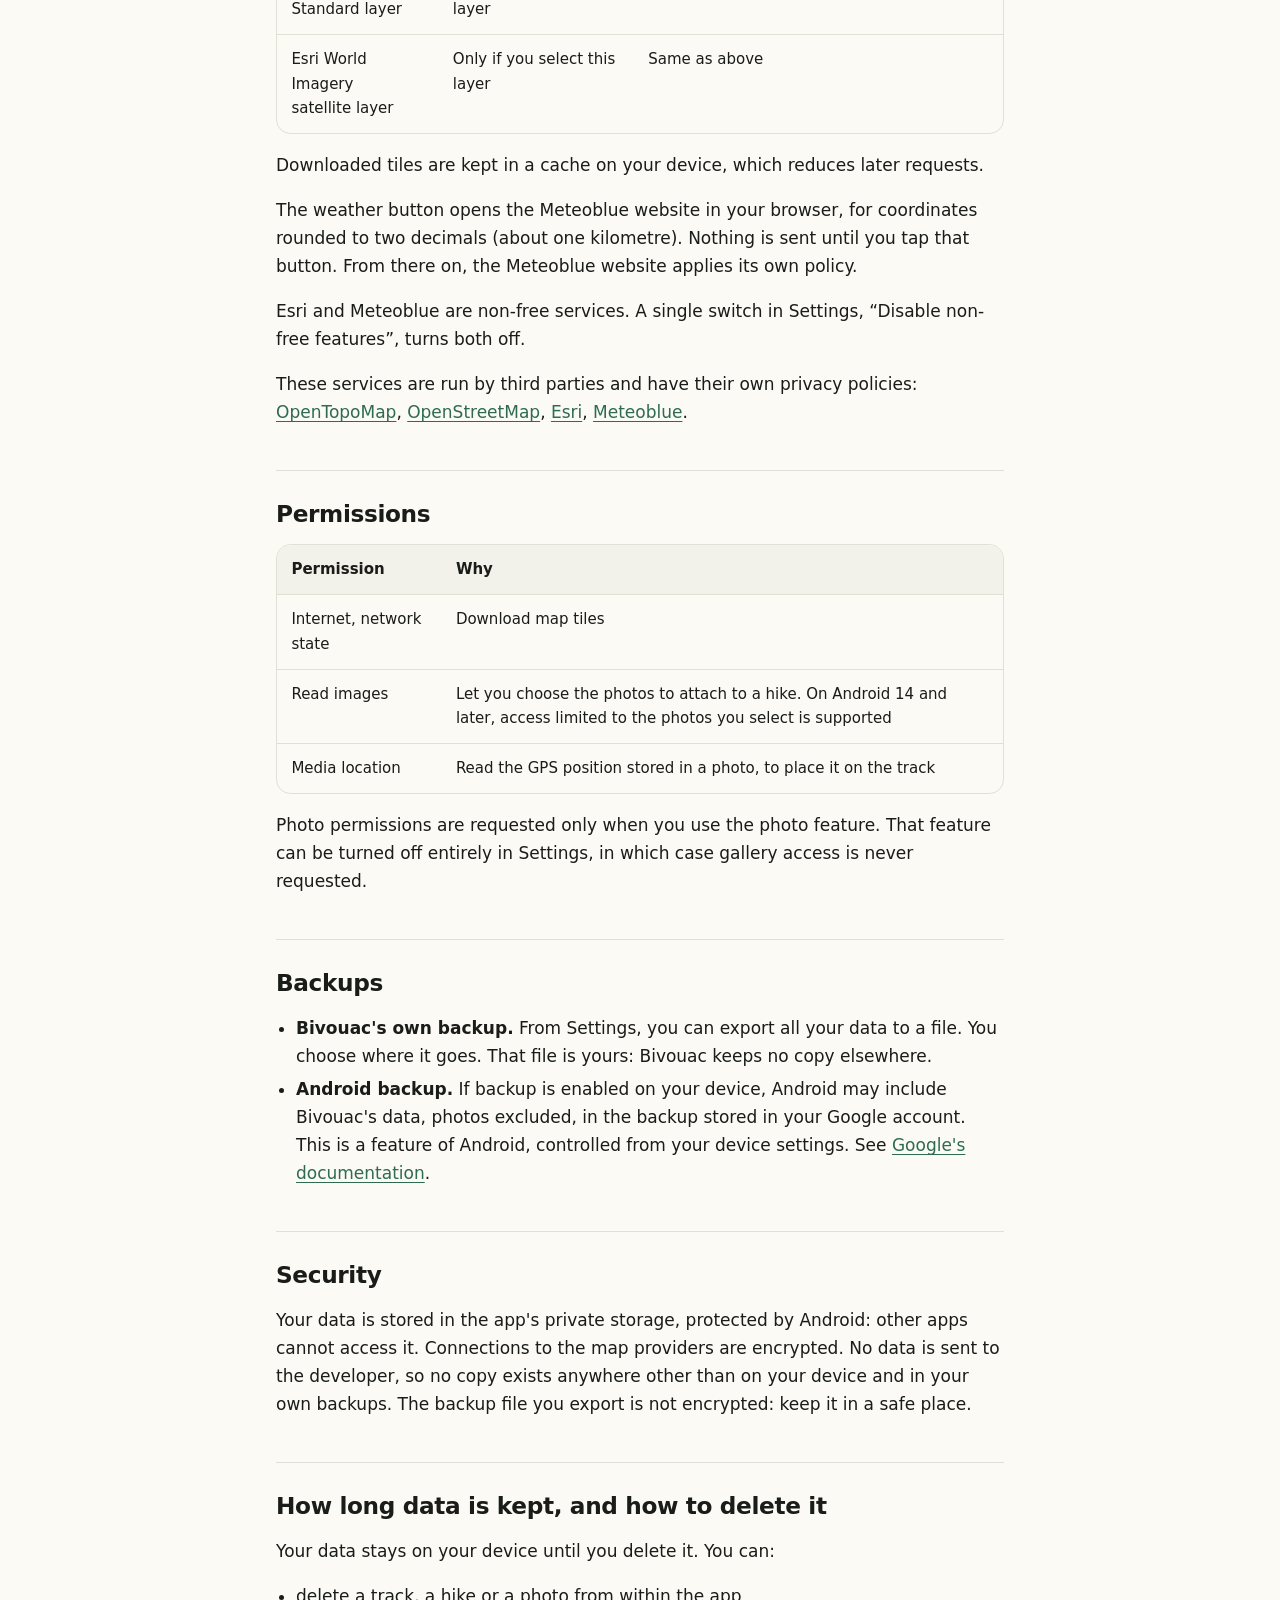
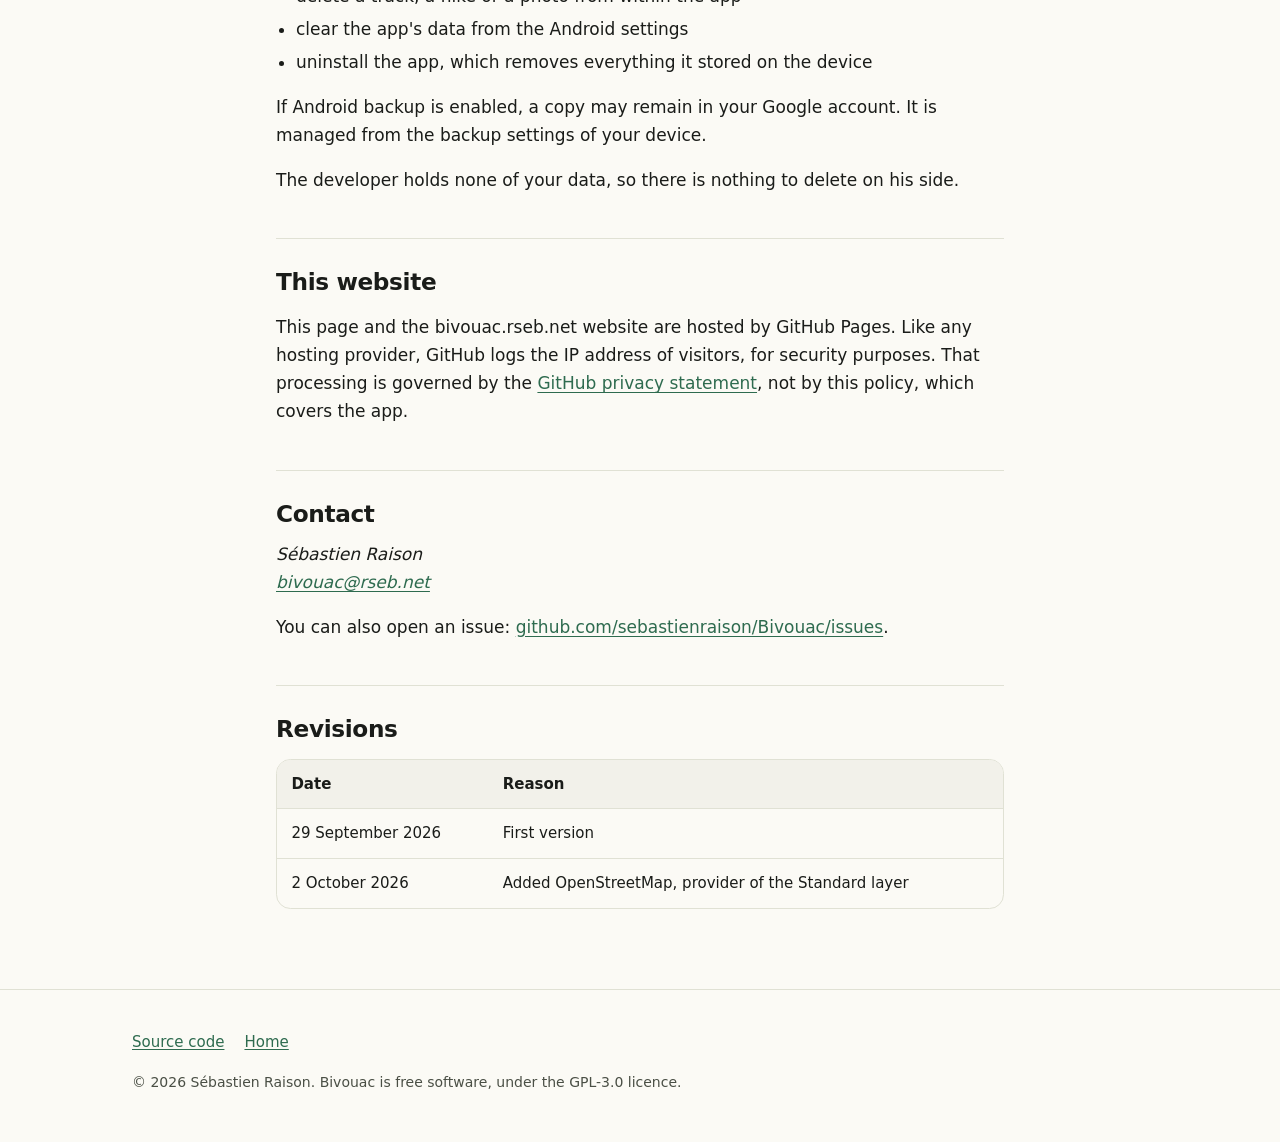
<file: privacy.html>
<!doctype html>
<html lang="en" class="politique">
<head>
<meta charset="utf-8">
<meta name="viewport" content="width=device-width, initial-scale=1">
<title>Bivouac: Privacy Policy</title>
<meta name="description" content="Privacy policy of Bivouac, the Android app for planning and logging multi-day hikes. Bivouac does not collect any personal data.">
<link rel="canonical" href="https://bivouac.rseb.net/privacy">
<link rel="alternate" hreflang="en" href="https://bivouac.rseb.net/privacy">
<link rel="alternate" hreflang="fr" href="https://bivouac.rseb.net/fr/privacy">
<link rel="alternate" hreflang="x-default" href="https://bivouac.rseb.net/privacy">
<link rel="icon" href="img/logo.svg" type="image/svg+xml">
<link rel="stylesheet" href="style.css">
</head>
<body>
<span id="site"></span>
<header class="haut"><div class="col">
  <a class="marque" href="./"><img src="img/logo.svg" alt="" width="44" height="44">Bivouac</a>
  <a class="langue" href="fr/privacy#site" lang="fr" hreflang="fr">Français</a>
</div></header>
<main>
<h1>Privacy Policy</h1>
<p class="meta">Last updated: 2 October 2026</p>

<p>Bivouac is an Android app for planning and logging multi-day hikes, published by Sébastien Raison. This policy applies to every version of the app, whether installed from Google Play, F-Droid or GitHub.</p>

<h2>In short</h2>
<div class="callout">
  <p><strong>Bivouac does not collect any personal data.</strong> There is no account, no server run by the developer, no advertising, no analytics and no crash reporting. Everything you put into the app stays on your device.</p>
</div>
<p>Bivouac is free software (GPL-3.0). Its source code is public, so every statement on this page can be checked: <a href="https://github.com/sebastienraison/Bivouac">github.com/sebastienraison/Bivouac</a>.</p>

<h2>Data stored on your device</h2>
<p>Bivouac stores the following in its private storage, which other apps cannot read:</p>
<ul>
  <li>the GPX tracks you import, and the bivouac points and daily stages you plan</li>
  <li>your Journal: logged hikes, notes, tags and statistics</li>
  <li>a copy of the photos you attach to a hike, with the GPS position and the date they contain</li>
  <li>your settings</li>
</ul>
<p>None of this is sent to the developer or to anyone else.</p>

<h2>Your location</h2>
<p>Bivouac does not access the location of your device. It has no location permission.</p>
<p>The only positions the app handles are those contained in the files you give it: the points of a GPX track, and the GPS position stored in a photo.</p>

<h2>Network connections</h2>
<p>Bivouac connects to the internet for one purpose: downloading map tiles. These connections use HTTPS. They go directly from your device to the map provider, never through the developer.</p>
<div class="table">
<table>
  <thead><tr><th>Service</th><th>When</th><th>What the service can see</th></tr></thead>
  <tbody>
    <tr><td>OpenTopoMap<br>default map</td><td>Whenever a map is displayed</td><td>Your IP address, the map area you are viewing, the name of the app</td></tr>
    <tr><td>OpenStreetMap<br>Standard layer</td><td>Only if you select this layer</td><td>Same as above</td></tr>
    <tr><td>Esri World Imagery<br>satellite layer</td><td>Only if you select this layer</td><td>Same as above</td></tr>
  </tbody>
</table>
</div>
<p>Downloaded tiles are kept in a cache on your device, which reduces later requests.</p>
<p>The weather button opens the Meteoblue website in your browser, for coordinates rounded to two decimals (about one kilometre). Nothing is sent until you tap that button. From there on, the Meteoblue website applies its own policy.</p>
<p>Esri and Meteoblue are non-free services. A single switch in Settings, “Disable non-free features”, turns both off.</p>
<p>These services are run by third parties and have their own privacy policies: <a href="https://opentopomap.org/about">OpenTopoMap</a>, <a href="https://osmfoundation.org/wiki/Privacy_Policy">OpenStreetMap</a>, <a href="https://www.esri.com/en-us/privacy/overview">Esri</a>, <a href="https://www.meteoblue.com">Meteoblue</a>.</p>

<h2>Permissions</h2>
<div class="table">
<table>
  <thead><tr><th>Permission</th><th>Why</th></tr></thead>
  <tbody>
    <tr><td>Internet, network state</td><td>Download map tiles</td></tr>
    <tr><td>Read images</td><td>Let you choose the photos to attach to a hike. On Android 14 and later, access limited to the photos you select is supported</td></tr>
    <tr><td>Media location</td><td>Read the GPS position stored in a photo, to place it on the track</td></tr>
  </tbody>
</table>
</div>
<p>Photo permissions are requested only when you use the photo feature. That feature can be turned off entirely in Settings, in which case gallery access is never requested.</p>

<h2>Backups</h2>
<ul>
  <li><strong>Bivouac's own backup.</strong> From Settings, you can export all your data to a file. You choose where it goes. That file is yours: Bivouac keeps no copy elsewhere.</li>
  <li><strong>Android backup.</strong> If backup is enabled on your device, Android may include Bivouac's data, photos excluded, in the backup stored in your Google account. This is a feature of Android, controlled from your device settings. See <a href="https://support.google.com/android/answer/2819582">Google's documentation</a>.</li>
</ul>

<h2>Security</h2>
<p>Your data is stored in the app's private storage, protected by Android: other apps cannot access it. Connections to the map providers are encrypted. No data is sent to the developer, so no copy exists anywhere other than on your device and in your own backups. The backup file you export is not encrypted: keep it in a safe place.</p>

<h2>How long data is kept, and how to delete it</h2>
<p>Your data stays on your device until you delete it. You can:</p>
<ul>
  <li>delete a track, a hike or a photo from within the app</li>
  <li>clear the app's data from the Android settings</li>
  <li>uninstall the app, which removes everything it stored on the device</li>
</ul>
<p>If Android backup is enabled, a copy may remain in your Google account. It is managed from the backup settings of your device.</p>
<p>The developer holds none of your data, so there is nothing to delete on his side.</p>

<h2>This website</h2>
<p>This page and the bivouac.rseb.net website are hosted by GitHub Pages. Like any hosting provider, GitHub logs the IP address of visitors, for security purposes. That processing is governed by the <a href="https://docs.github.com/en/site-policy/privacy-policies/github-general-privacy-statement">GitHub privacy statement</a>, not by this policy, which covers the app.</p>

<h2>Contact</h2>
<address>
  Sébastien Raison<br>
  <a href="mailto:bivouac@rseb.net">bivouac@rseb.net</a>
</address>
<p>You can also open an issue: <a href="https://github.com/sebastienraison/Bivouac/issues">github.com/sebastienraison/Bivouac/issues</a>.</p>

<h2>Revisions</h2>
<div class="table">
<table>
  <thead><tr><th>Date</th><th>Reason</th></tr></thead>
  <tbody>
    <tr><td>29 September 2026</td><td>First version</td></tr>
    <tr><td>2 October 2026</td><td>Added OpenStreetMap, provider of the Standard layer</td></tr>
  </tbody>
</table>
</div>
</main>
<footer class="bas"><div class="col">
  <nav><a href="https://github.com/sebastienraison/Bivouac">Source code</a><a href="./#site">Home</a></nav>
  © 2026 Sébastien Raison. Bivouac is free software, under the GPL-3.0 licence.
</div></footer>
</body>
</html>
</file>
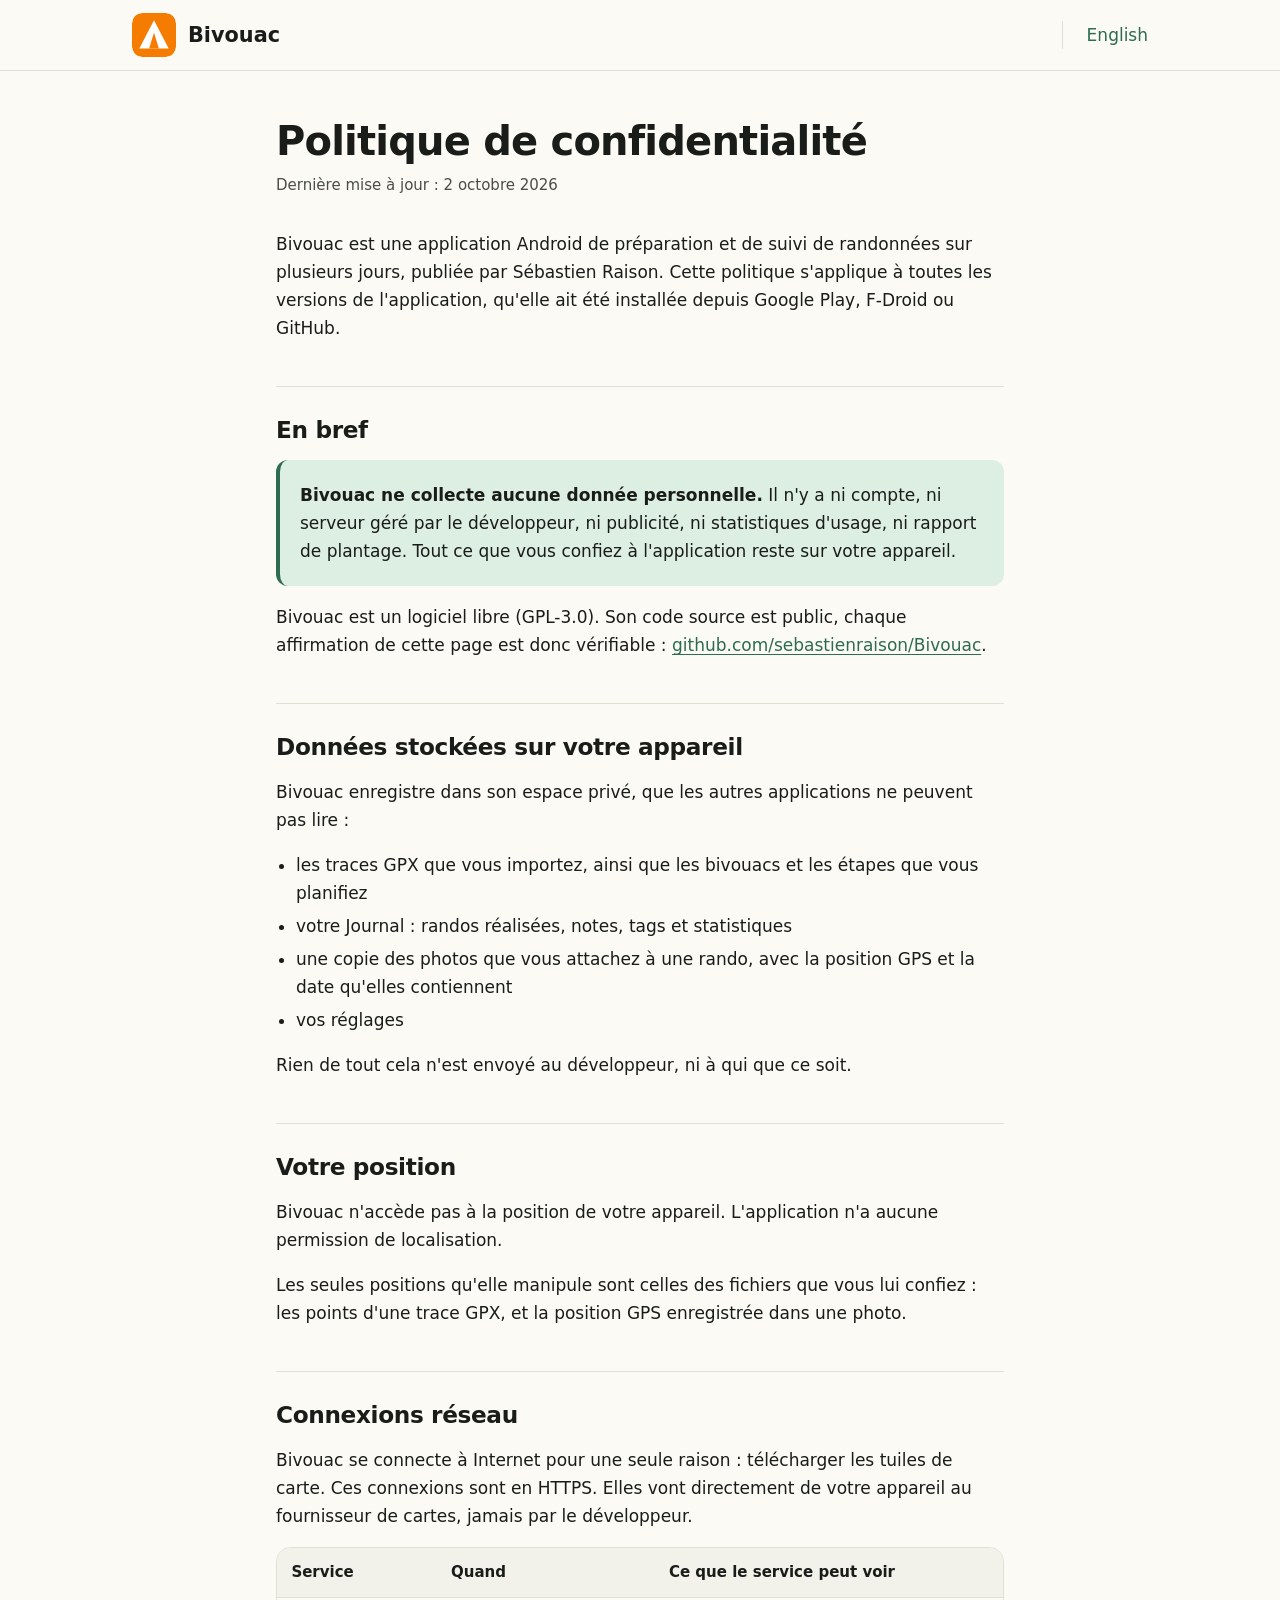
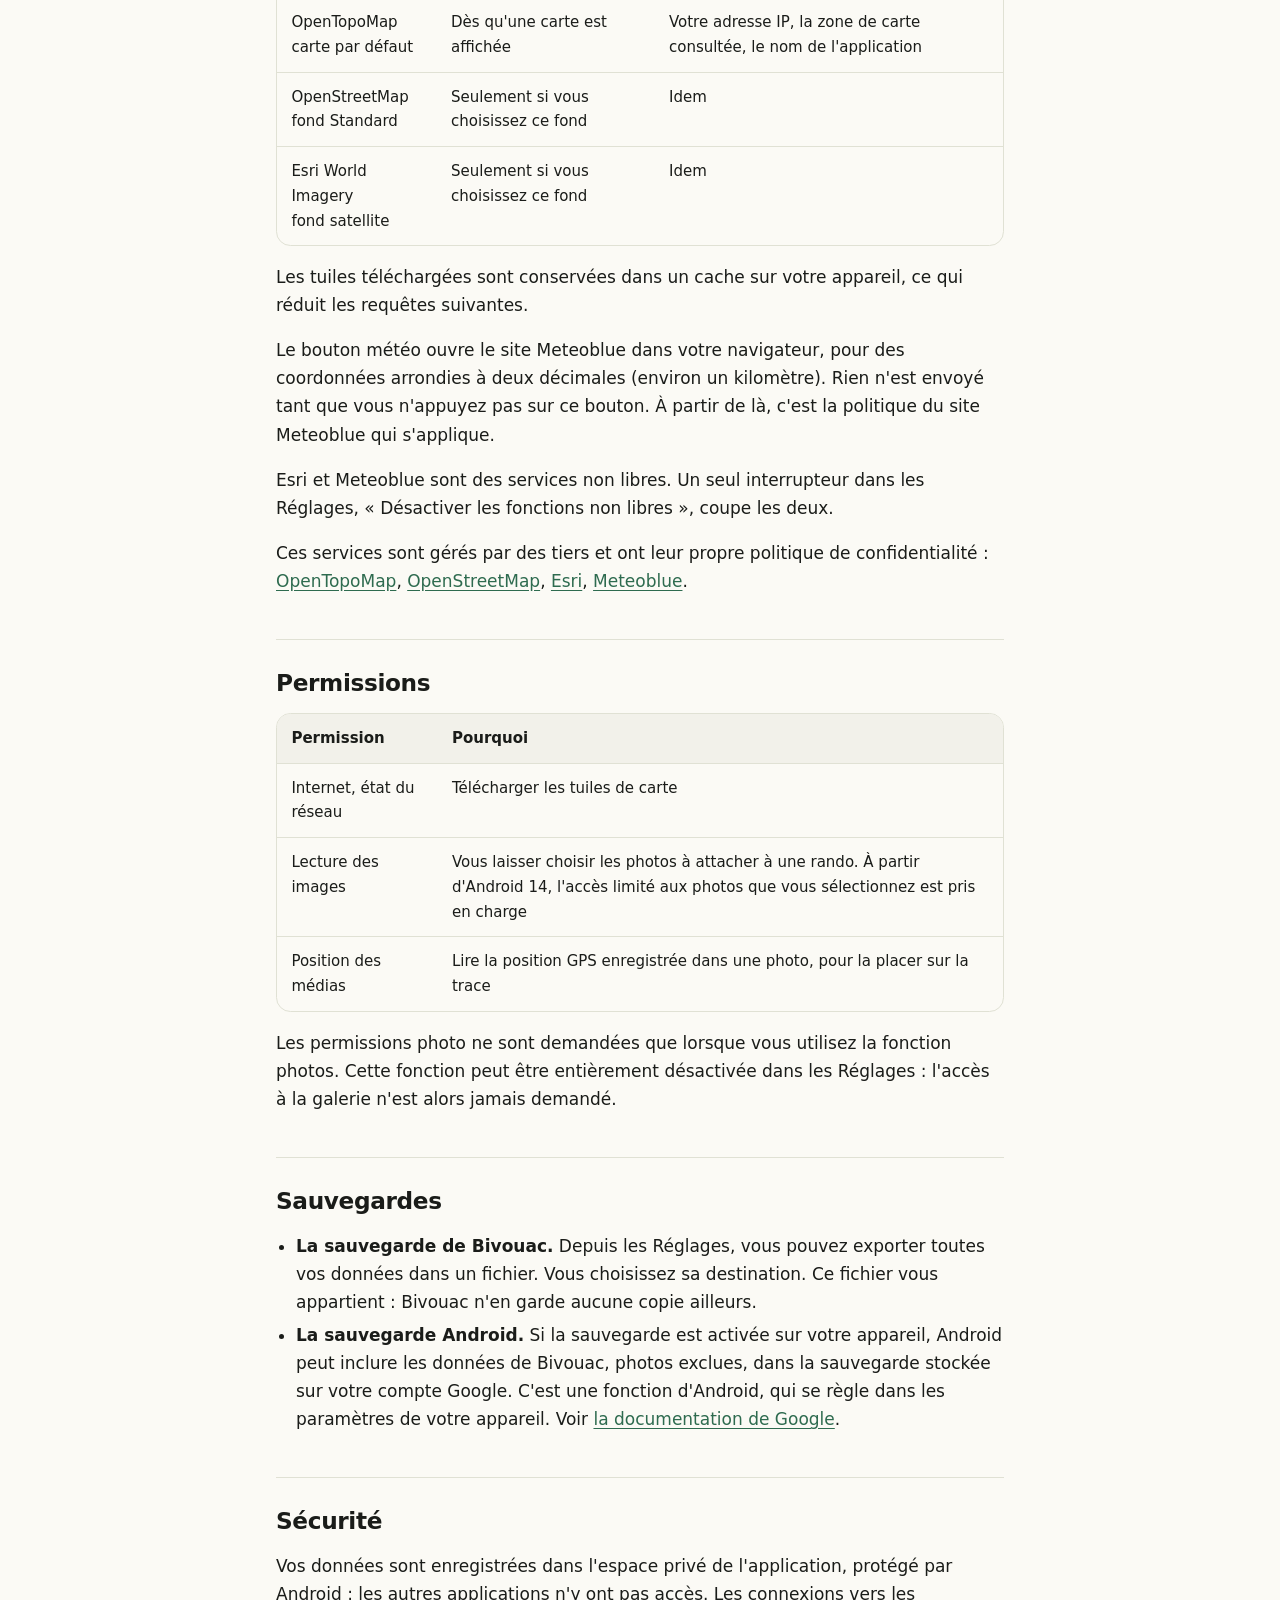
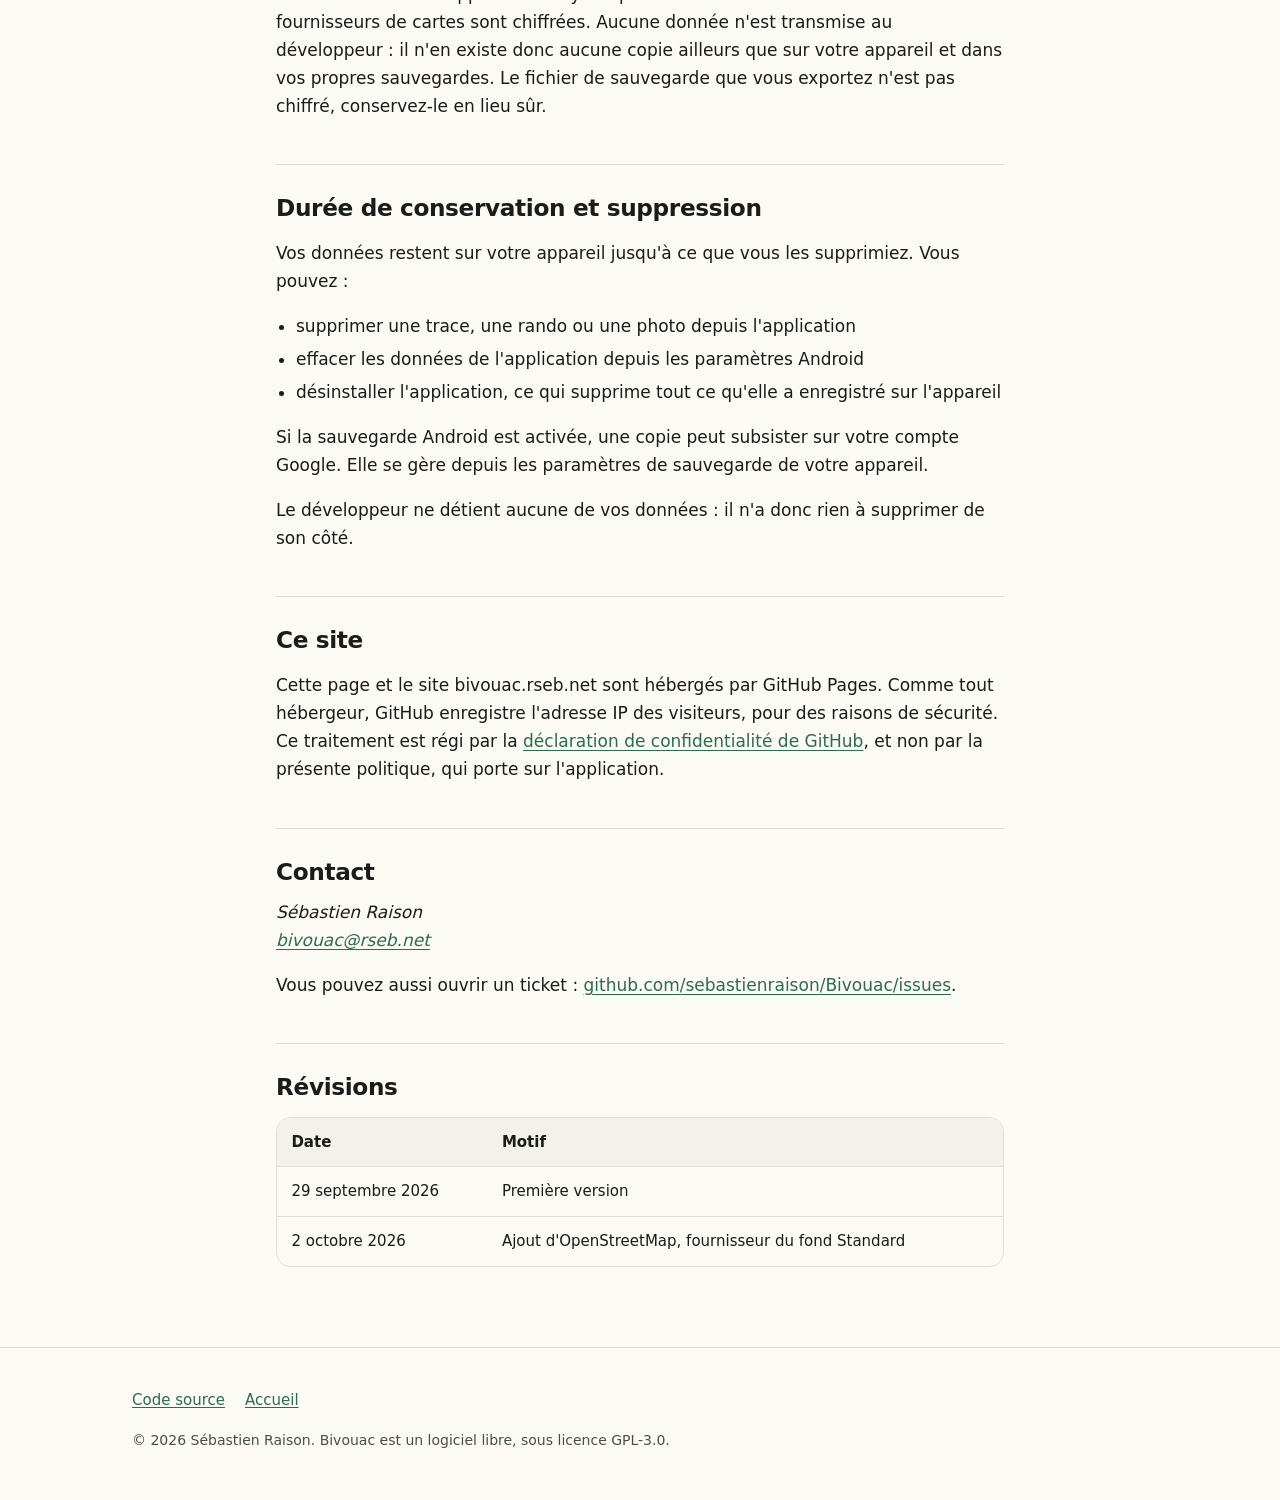
<file: fr/privacy.html>
<!doctype html>
<html lang="fr" class="politique">
<head>
<meta charset="utf-8">
<meta name="viewport" content="width=device-width, initial-scale=1">
<title>Bivouac : politique de confidentialité</title>
<meta name="description" content="Politique de confidentialité de Bivouac, l&#x27;application Android de préparation et de suivi de randonnées sur plusieurs jours. Bivouac ne collecte aucune donnée personnelle.">
<link rel="canonical" href="https://bivouac.rseb.net/fr/privacy">
<link rel="alternate" hreflang="en" href="https://bivouac.rseb.net/privacy">
<link rel="alternate" hreflang="fr" href="https://bivouac.rseb.net/fr/privacy">
<link rel="alternate" hreflang="x-default" href="https://bivouac.rseb.net/privacy">
<link rel="icon" href="../img/logo.svg" type="image/svg+xml">
<link rel="stylesheet" href="../style.css">
</head>
<body>
<span id="site"></span>
<header class="haut"><div class="col">
  <a class="marque" href="./"><img src="../img/logo.svg" alt="" width="44" height="44">Bivouac</a>
  <a class="langue" href="../privacy#site" lang="en" hreflang="en">English</a>
</div></header>
<main>
<h1>Politique de confidentialité</h1>
<p class="meta">Dernière mise à jour : 2 octobre 2026</p>

<p>Bivouac est une application Android de préparation et de suivi de randonnées sur plusieurs jours, publiée par Sébastien Raison. Cette politique s'applique à toutes les versions de l'application, qu'elle ait été installée depuis Google Play, F-Droid ou GitHub.</p>

<h2>En bref</h2>
<div class="callout">
  <p><strong>Bivouac ne collecte aucune donnée personnelle.</strong> Il n'y a ni compte, ni serveur géré par le développeur, ni publicité, ni statistiques d'usage, ni rapport de plantage. Tout ce que vous confiez à l'application reste sur votre appareil.</p>
</div>
<p>Bivouac est un logiciel libre (GPL-3.0). Son code source est public, chaque affirmation de cette page est donc vérifiable : <a href="https://github.com/sebastienraison/Bivouac">github.com/sebastienraison/Bivouac</a>.</p>

<h2>Données stockées sur votre appareil</h2>
<p>Bivouac enregistre dans son espace privé, que les autres applications ne peuvent pas lire :</p>
<ul>
  <li>les traces GPX que vous importez, ainsi que les bivouacs et les étapes que vous planifiez</li>
  <li>votre Journal : randos réalisées, notes, tags et statistiques</li>
  <li>une copie des photos que vous attachez à une rando, avec la position GPS et la date qu'elles contiennent</li>
  <li>vos réglages</li>
</ul>
<p>Rien de tout cela n'est envoyé au développeur, ni à qui que ce soit.</p>

<h2>Votre position</h2>
<p>Bivouac n'accède pas à la position de votre appareil. L'application n'a aucune permission de localisation.</p>
<p>Les seules positions qu'elle manipule sont celles des fichiers que vous lui confiez : les points d'une trace GPX, et la position GPS enregistrée dans une photo.</p>

<h2>Connexions réseau</h2>
<p>Bivouac se connecte à Internet pour une seule raison : télécharger les tuiles de carte. Ces connexions sont en HTTPS. Elles vont directement de votre appareil au fournisseur de cartes, jamais par le développeur.</p>
<div class="table">
<table>
  <thead><tr><th>Service</th><th>Quand</th><th>Ce que le service peut voir</th></tr></thead>
  <tbody>
    <tr><td>OpenTopoMap<br>carte par défaut</td><td>Dès qu'une carte est affichée</td><td>Votre adresse IP, la zone de carte consultée, le nom de l'application</td></tr>
    <tr><td>OpenStreetMap<br>fond Standard</td><td>Seulement si vous choisissez ce fond</td><td>Idem</td></tr>
    <tr><td>Esri World Imagery<br>fond satellite</td><td>Seulement si vous choisissez ce fond</td><td>Idem</td></tr>
  </tbody>
</table>
</div>
<p>Les tuiles téléchargées sont conservées dans un cache sur votre appareil, ce qui réduit les requêtes suivantes.</p>
<p>Le bouton météo ouvre le site Meteoblue dans votre navigateur, pour des coordonnées arrondies à deux décimales (environ un kilomètre). Rien n'est envoyé tant que vous n'appuyez pas sur ce bouton. À partir de là, c'est la politique du site Meteoblue qui s'applique.</p>
<p>Esri et Meteoblue sont des services non libres. Un seul interrupteur dans les Réglages, « Désactiver les fonctions non libres », coupe les deux.</p>
<p>Ces services sont gérés par des tiers et ont leur propre politique de confidentialité : <a href="https://opentopomap.org/about">OpenTopoMap</a>, <a href="https://osmfoundation.org/wiki/Privacy_Policy">OpenStreetMap</a>, <a href="https://www.esri.com/en-us/privacy/overview">Esri</a>, <a href="https://www.meteoblue.com">Meteoblue</a>.</p>

<h2>Permissions</h2>
<div class="table">
<table>
  <thead><tr><th>Permission</th><th>Pourquoi</th></tr></thead>
  <tbody>
    <tr><td>Internet, état du réseau</td><td>Télécharger les tuiles de carte</td></tr>
    <tr><td>Lecture des images</td><td>Vous laisser choisir les photos à attacher à une rando. À partir d'Android 14, l'accès limité aux photos que vous sélectionnez est pris en charge</td></tr>
    <tr><td>Position des médias</td><td>Lire la position GPS enregistrée dans une photo, pour la placer sur la trace</td></tr>
  </tbody>
</table>
</div>
<p>Les permissions photo ne sont demandées que lorsque vous utilisez la fonction photos. Cette fonction peut être entièrement désactivée dans les Réglages : l'accès à la galerie n'est alors jamais demandé.</p>

<h2>Sauvegardes</h2>
<ul>
  <li><strong>La sauvegarde de Bivouac.</strong> Depuis les Réglages, vous pouvez exporter toutes vos données dans un fichier. Vous choisissez sa destination. Ce fichier vous appartient : Bivouac n'en garde aucune copie ailleurs.</li>
  <li><strong>La sauvegarde Android.</strong> Si la sauvegarde est activée sur votre appareil, Android peut inclure les données de Bivouac, photos exclues, dans la sauvegarde stockée sur votre compte Google. C'est une fonction d'Android, qui se règle dans les paramètres de votre appareil. Voir <a href="https://support.google.com/android/answer/2819582?hl=fr">la documentation de Google</a>.</li>
</ul>

<h2>Sécurité</h2>
<p>Vos données sont enregistrées dans l'espace privé de l'application, protégé par Android : les autres applications n'y ont pas accès. Les connexions vers les fournisseurs de cartes sont chiffrées. Aucune donnée n'est transmise au développeur : il n'en existe donc aucune copie ailleurs que sur votre appareil et dans vos propres sauvegardes. Le fichier de sauvegarde que vous exportez n'est pas chiffré, conservez-le en lieu sûr.</p>

<h2>Durée de conservation et suppression</h2>
<p>Vos données restent sur votre appareil jusqu'à ce que vous les supprimiez. Vous pouvez :</p>
<ul>
  <li>supprimer une trace, une rando ou une photo depuis l'application</li>
  <li>effacer les données de l'application depuis les paramètres Android</li>
  <li>désinstaller l'application, ce qui supprime tout ce qu'elle a enregistré sur l'appareil</li>
</ul>
<p>Si la sauvegarde Android est activée, une copie peut subsister sur votre compte Google. Elle se gère depuis les paramètres de sauvegarde de votre appareil.</p>
<p>Le développeur ne détient aucune de vos données : il n'a donc rien à supprimer de son côté.</p>

<h2>Ce site</h2>
<p>Cette page et le site bivouac.rseb.net sont hébergés par GitHub Pages. Comme tout hébergeur, GitHub enregistre l'adresse IP des visiteurs, pour des raisons de sécurité. Ce traitement est régi par la <a href="https://docs.github.com/fr/site-policy/privacy-policies/github-general-privacy-statement">déclaration de confidentialité de GitHub</a>, et non par la présente politique, qui porte sur l'application.</p>

<h2>Contact</h2>
<address>
  Sébastien Raison<br>
  <a href="mailto:bivouac@rseb.net">bivouac@rseb.net</a>
</address>
<p>Vous pouvez aussi ouvrir un ticket : <a href="https://github.com/sebastienraison/Bivouac/issues">github.com/sebastienraison/Bivouac/issues</a>.</p>

<h2>Révisions</h2>
<div class="table">
<table>
  <thead><tr><th>Date</th><th>Motif</th></tr></thead>
  <tbody>
    <tr><td>29 septembre 2026</td><td>Première version</td></tr>
    <tr><td>2 octobre 2026</td><td>Ajout d'OpenStreetMap, fournisseur du fond Standard</td></tr>
  </tbody>
</table>
</div>
</main>
<footer class="bas"><div class="col">
  <nav><a href="https://github.com/sebastienraison/Bivouac">Code source</a><a href="./#site">Accueil</a></nav>
  © 2026 Sébastien Raison. Bivouac est un logiciel libre, sous licence GPL-3.0.
</div></footer>
</body>
</html>
</file>
<file: style.css>
/* Bivouac, bivouac.rseb.net. Feuille commune à toutes les pages. */

:root{--fond:#12140f;--carte:#1c1f19;--texte:#e6e7de;--doux:#b9beaf;--trait:#3a3f35;
  --accent:#9bd5af;--accent-fond:#173a29;--orange:#f08a1d;--sur-orange:#1a1c19;--coque:#000;color-scheme:dark}

*{box-sizing:border-box}
html{-webkit-text-size-adjust:100%;scroll-behavior:smooth}
body{margin:0;background:var(--fond);color:var(--texte);
  font:1.0625rem/1.65 system-ui,-apple-system,"Segoe UI",Roboto,"Helvetica Neue",Arial,sans-serif}
a{color:var(--accent);text-underline-offset:.15em}
img{max-width:100%;height:auto}
.ico{width:1.5rem;height:1.5rem;display:block}
.bouton{display:inline-flex;align-items:center;min-height:3.5rem;background:var(--orange);color:var(--sur-orange);
  font-weight:700;text-decoration:none;padding:0 1.4rem;border-radius:.75rem}
.bouton:hover{filter:brightness(1.08)}
.note{color:var(--doux);font-size:.9375rem}
details{border-top:1px solid var(--trait);padding:.9rem 0}
details:last-of-type{border-bottom:1px solid var(--trait)}
summary{cursor:pointer;font-weight:600}
details .rep p{margin:.6rem 0 0;color:var(--doux)}
.nonliste{list-style:none;padding:0;margin:0}
.nonliste li{margin:0 0 .8rem}
.intro-installer{color:var(--doux);margin:0 0 1.25rem}
.installer{display:grid;gap:1rem}
.canal{display:grid;grid-template-columns:1fr auto;align-items:center;gap:1.5rem;padding:1.1rem 1.25rem;
  border:1px solid var(--trait);border-radius:1rem;background:var(--carte)}
.canal .action{display:flex;flex-wrap:wrap;align-items:center;gap:.5rem 1.25rem}
.qr{width:6.5rem;height:6.5rem;border-radius:.5rem;display:grid;place-content:center;text-align:center;
  font-size:.8125rem;line-height:1.3}
.qr.plein{background:#fff;color:#1a1c19;font-weight:600}
.qr.plein small{font-weight:400;font-size:.6875rem}
@media (max-width:48rem){.qr{display:none}.canal{grid-template-columns:1fr}}


.col{max-width:66rem;margin:0 auto;padding:0 1.25rem}
header.haut{position:sticky;top:0;z-index:5;background:color-mix(in srgb,var(--fond) 88%,transparent);
  backdrop-filter:blur(10px);border-bottom:1px solid var(--trait)}
header.haut .col{display:flex;align-items:center;gap:1.5rem;padding-top:.8rem;padding-bottom:.8rem;font-size:.9375rem}
header.haut .marque{display:flex;align-items:center;gap:.6rem;font-weight:700;font-size:1.0625rem;color:var(--texte);
  text-decoration:none;margin-right:auto}
header.haut img{width:2rem;height:2rem;border-radius:.5rem}
header.haut a{text-decoration:none}
.heros{display:grid;grid-template-columns:1.05fr .95fr;gap:2rem;align-items:center;padding:4rem 0 3rem}
.heros h1{font-size:2.5rem;line-height:1.12;margin:0 0 1.1rem;letter-spacing:-.02em}
.heros h1 em{font-style:normal;color:var(--accent)}
.heros .sous{font-size:1.1875rem;color:var(--doux);margin:0 0 1.75rem;max-width:32rem}
.eventail{position:relative;height:30rem}
.eventail .g{transform:translate(-105%,-46%) rotate(-9deg)}
.eventail .d{transform:translate(5%,-46%) rotate(9deg)}
.eventail .c{transform:translate(-50%,-52%);z-index:2;width:14.5rem}
.ruban{display:flex;flex-wrap:wrap;gap:.6rem;padding:0 0 3.5rem;list-style:none;margin:0}
.ruban li{display:flex;align-items:center;gap:.5rem;background:var(--accent-fond);color:var(--accent);
  border-radius:99rem;padding:.45rem 1rem .45rem .7rem;font-weight:600;font-size:.9375rem}
.ruban .ico{width:1.25rem;height:1.25rem}
section{padding:4rem 0;border-top:1px solid var(--trait)}
h2{font-size:2rem;line-height:1.15;margin:0 0 .6rem;letter-spacing:-.015em}
.chapeau{color:var(--doux);font-size:1.125rem;max-width:40rem;margin:0 0 2.5rem}
.prives{list-style:none;padding:0;margin:0 0 1.5rem;display:grid;grid-template-columns:repeat(3,1fr);gap:1.25rem}
.prives li{border:1px solid var(--trait);border-radius:1rem;padding:1.25rem;display:grid;grid-template-columns:2.75rem 1fr;gap:1rem}
.prives .pastille{width:2.75rem;height:2.75rem;border-radius:.8rem;background:var(--accent-fond);color:var(--accent);
  display:grid;place-items:center}
.prives strong{display:block;margin:0 0 .2rem}
.prives span{color:var(--doux);font-size:.9375rem;line-height:1.5}
.duo{display:grid;grid-template-columns:1fr 1fr;gap:3rem;align-items:start}
.faq{columns:2;column-gap:3rem}
.faq details{break-inside:avoid}
footer.bas{border-top:1px solid var(--trait);padding:2.5rem 0 3rem;color:var(--doux);font-size:.875rem}
footer.bas nav{margin:0 0 1rem;font-size:.9375rem}
footer.bas nav a{margin-right:1.25rem}
@media (max-width:56rem){.heros{grid-template-columns:1fr;padding-top:2.5rem}.eventail{height:26rem}
  .prives{grid-template-columns:1fr 1fr}.duo{grid-template-columns:1fr}.faq{columns:1}}
@media (max-width:36rem){.heros h1{font-size:2rem}header.haut .ancre{display:none}
  .eventail{height:21rem}.eventail .c{width:10rem}.prives{grid-template-columns:1fr}}

.centre{max-width:44rem;margin:0 auto}
.fonctions{list-style:none;padding:0;margin:1.5rem 0 0;display:grid;gap:2rem}
.fonctions li{display:grid;grid-template-columns:3.25rem 1fr;gap:0 1.25rem;align-items:start}
.fonctions .pastille{width:3.25rem;height:3.25rem;border-radius:50%;background:var(--orange);color:var(--sur-orange);
  display:grid;place-items:center}
.fonctions .pastille .ico{width:1.6rem;height:1.6rem}
.fonctions strong{display:block;font-size:1.3rem;margin:.2rem 0 .3rem}
.fonctions p{margin:0;color:var(--doux);font-size:1.0625rem}
.pleine{border-top:0;padding:4.5rem 0;margin:0 calc(50% - 50vw);padding-left:calc(50vw - 50%);padding-right:calc(50vw - 50%)}
.teinte{background:#173a29;color:#eef3ec}
.teinte h2{color:#fff;margin-bottom:1.75rem}
.teinte .chapeau,.teinte .note{color:#c4d3c6}
.teinte a{color:#ffd7a8}
.teinte .prives{grid-template-columns:repeat(5,1fr);gap:1rem}
.teinte .prives li{display:block;border:0;background:rgba(255,255,255,.07);border-radius:1rem;padding:1.25rem}
.teinte .prives .pastille{width:3rem;height:3rem;border-radius:.9rem;background:var(--orange);color:var(--sur-orange);margin:0 0 .9rem}
.teinte .prives strong{color:#fff;margin:0 0 .3rem}
.teinte .prives span{color:#c4d3c6}
.etroit{max-width:48rem;margin:0 auto}
.nonliste li{padding-left:1.1rem;border-left:3px solid var(--orange)}
section.suite{border-top:0;padding-top:0}
@media (max-width:60rem){.teinte .prives{grid-template-columns:1fr 1fr}}
@media (max-width:36rem){.teinte .prives{grid-template-columns:1fr}}

header.haut .col{font-size:1.0625rem}
header.haut .marque{font-size:1.3rem;gap:.75rem}
header.haut img{width:2.75rem;height:2.75rem;border-radius:.65rem}
.tel2{display:block;border:.35rem solid var(--coque);border-radius:1.5rem;background:var(--coque);overflow:hidden;
  box-shadow:0 1rem 2.2rem rgba(0,0,0,.45);aspect-ratio:1080/2340}
.tel2 img{display:block;width:100%;height:auto}
.tel2.haute{overflow-y:auto;scrollbar-width:thin;scrollbar-color:var(--trait) transparent}
a.agrandir{display:block;cursor:zoom-in;text-decoration:none}
.eventail .tel2{position:absolute;width:13rem;top:50%;left:50%}
.eventail .g{transform:translate(-105%,-46%) rotate(-9deg)}
.eventail .d{transform:translate(5%,-46%) rotate(9deg)}
.eventail .c{transform:translate(-50%,-52%);z-index:2;width:14.5rem}
.fonctions2{list-style:none;padding:0;margin:2rem auto 0;display:grid;gap:4rem;max-width:44rem}
.fonctions2 > li{display:grid;gap:1.75rem}
.fonctions2 .texte{display:grid;grid-template-columns:3.25rem 1fr;gap:0 1.25rem;align-items:start}
.fonctions2 .pastille{width:3.25rem;height:3.25rem;border-radius:50%;background:var(--orange);color:var(--sur-orange);
  display:grid;place-items:center}
.fonctions2 .pastille .ico{width:1.6rem;height:1.6rem}
.fonctions2 strong{display:block;font-size:1.3rem;margin:.2rem 0 .3rem}
.fonctions2 p{margin:0;color:var(--doux);font-size:1.0625rem}
.escalier{display:flex;justify-content:center;align-items:flex-start;gap:1.25rem}
.escalier > *{flex:0 0 11.5rem}
.escalier > :nth-child(2){margin-top:1.5rem}
.escalier > :nth-child(3){margin-top:3rem}
.escalier.n4{margin:0 -7rem}
.escalier.n4 > *{flex-basis:10.5rem}
.escalier.n4 > :nth-child(4){margin-top:4.5rem}
details .rep.avec{display:grid;grid-template-columns:1fr 9rem;gap:1.5rem;align-items:start}
details .rep.avec .illus{order:2;margin-top:.6rem}
.zoom{display:none;position:fixed;inset:0;z-index:50;align-items:center;justify-content:center;padding:1.5rem;overflow:auto}
.zoom:target{display:flex}
.zoom .fond{position:fixed;inset:0;background:rgba(0,0,0,.88)}
.zoom img{position:relative;max-height:92vh;max-width:100%;width:auto;border-radius:1rem;box-shadow:0 1rem 3rem rgba(0,0,0,.6)}
.zoom .croix{position:fixed;top:1rem;right:1.25rem;z-index:2;width:3rem;height:3rem;border-radius:50%;
  display:grid;place-items:center;background:var(--orange);color:var(--sur-orange);font-size:1.8rem;line-height:1;text-decoration:none}
@media (max-width:60rem){.escalier.n4{margin:0;flex-wrap:wrap;max-width:26rem;margin-inline:auto}
  .escalier.n4 > *{flex-basis:calc(50% - .7rem)}.escalier.n4 > :nth-child(n){margin-top:0}
  .escalier.n4 > :nth-child(even){margin-top:1.5rem}}
@media (max-width:36rem){.escalier{gap:.6rem}.escalier > *{flex:0 1 7.5rem}.escalier > :nth-child(2){margin-top:1.5rem}
  .escalier > :nth-child(3){margin-top:3rem}.tel2{border-width:.22rem;border-radius:.9rem}
  .eventail .tel2{width:9rem}.eventail .c{width:10rem}
  details .rep.avec{grid-template-columns:1fr 6.5rem;gap:1rem}}

header.haut .langue{padding-left:1.5rem;border-left:1px solid var(--trait)}
section[id]{scroll-margin-top:6.5rem}
.tel2{aspect-ratio:1080/2215}
.teinte .prives2{list-style:none;padding:0;margin:0 0 1.5rem;display:grid;grid-template-columns:repeat(5,1fr);gap:1.25rem 1.5rem}
.prives2 li{display:grid;gap:.6rem;align-content:start}
.prives2 .pico{color:var(--orange)}
.prives2 .pico .ico{width:1.9rem;height:1.9rem}
.prives2 strong{display:block;color:#fff;font-size:1rem}
.prives2 span{color:#c4d3c6;font-size:.9375rem;line-height:1.5}
.bientot{list-style:none;padding:0;margin:.9rem 0 0;display:grid;gap:.5rem}
.bientot li{display:flex;flex-wrap:wrap;align-items:baseline;gap:.25rem .75rem;min-height:3.5rem;padding:.9rem 1.25rem;
  border:1px dashed var(--trait);border-radius:1rem;color:var(--doux);font-size:.9375rem}
.bientot strong{color:var(--texte);font-size:1rem}
@media (max-width:60rem){.teinte .prives2{grid-template-columns:1fr 1fr}}
@media (max-width:36rem){.teinte .prives2{grid-template-columns:1fr;gap:1rem}
  .prives2 li{grid-template-columns:2.25rem 1fr;gap:.75rem}
  details .rep.avec{grid-template-columns:1fr}details .rep.avec .illus{order:0;width:11rem;margin:.75rem auto 0}
  .escalier.n3{flex-wrap:wrap;max-width:24rem;margin-inline:auto;gap:1rem .8rem}
  .escalier.n3 > *{flex:0 0 calc(50% - .4rem)}.escalier.n3 > :nth-child(n){margin-top:0}
  .escalier.n3 > :nth-child(2){margin-top:1.5rem}}

/* Politique de confidentialité : suit le thème du système (ouverte depuis l'app), sombre si
   ouverte depuis le site (liens « privacy#site »). Aucun script. */
html.politique{--fond:#fbfaf5;--carte:#f2f1ea;--texte:#1a1c19;--doux:#4a4f45;--trait:#e0e1d4;
  --accent:#2e6b4f;--accent-fond:#dcefe2;--orange:#d96c00;--sur-orange:#fff;color-scheme:light dark}
@media (prefers-color-scheme:dark){html.politique{--fond:#12140f;--carte:#1c1f19;--texte:#e6e7de;
  --doux:#b9beaf;--trait:#3a3f35;--accent:#9bd5af;--accent-fond:#173a29;--orange:#f08a1d;--sur-orange:#1a1c19}}
html.politique:has(#site:target){--fond:#12140f;--carte:#1c1f19;--texte:#e6e7de;--doux:#b9beaf;
  --trait:#3a3f35;--accent:#9bd5af;--accent-fond:#173a29;--orange:#f08a1d;--sur-orange:#1a1c19;color-scheme:dark}
#site{position:absolute;top:0}
.politique main{max-width:48rem;margin:0 auto;padding:3rem 1.25rem 4rem}
.politique h1{font-size:2.5rem;line-height:1.12;margin:0 0 .6rem;letter-spacing:-.02em}
.politique .meta{color:var(--doux);font-size:.9375rem;margin:0 0 2rem}
.politique h2{font-size:1.45rem;line-height:1.25;margin:2.75rem 0 .75rem;padding-top:1.75rem;border-top:1px solid var(--trait)}
.politique ul{padding-left:1.25rem}
.politique li{margin:.3rem 0}
.politique .callout{background:var(--accent-fond);border-left:4px solid var(--accent);border-radius:.75rem;padding:.25rem 1.25rem;margin:1rem 0}
.politique .table{overflow-x:auto;margin:1rem 0;border:1px solid var(--trait);border-radius:.9rem}
.politique table{width:100%;border-collapse:collapse;font-size:.9375rem}
.politique th,.politique td{text-align:left;vertical-align:top;padding:.75rem .9rem;border-bottom:1px solid var(--trait)}
.politique tr:last-child td{border-bottom:0}
.politique th{background:var(--carte);font-weight:600}
.politique td small,.politique th small{color:var(--doux)}
.qr.code{background:#fff;padding:.35rem}
.qr.code img{display:block;width:100%;height:100%}
/* Bloc Installer : boutons des canaux de même largeur, texte centré (sans toucher au bouton du haut de page). */
.canal .bouton{min-width:17rem;justify-content:center;text-align:center}
@media (max-width:48rem){.canal .bouton{min-width:0;width:100%}}
@media (max-width:36rem){.politique h1{font-size:2rem}}
</file>
